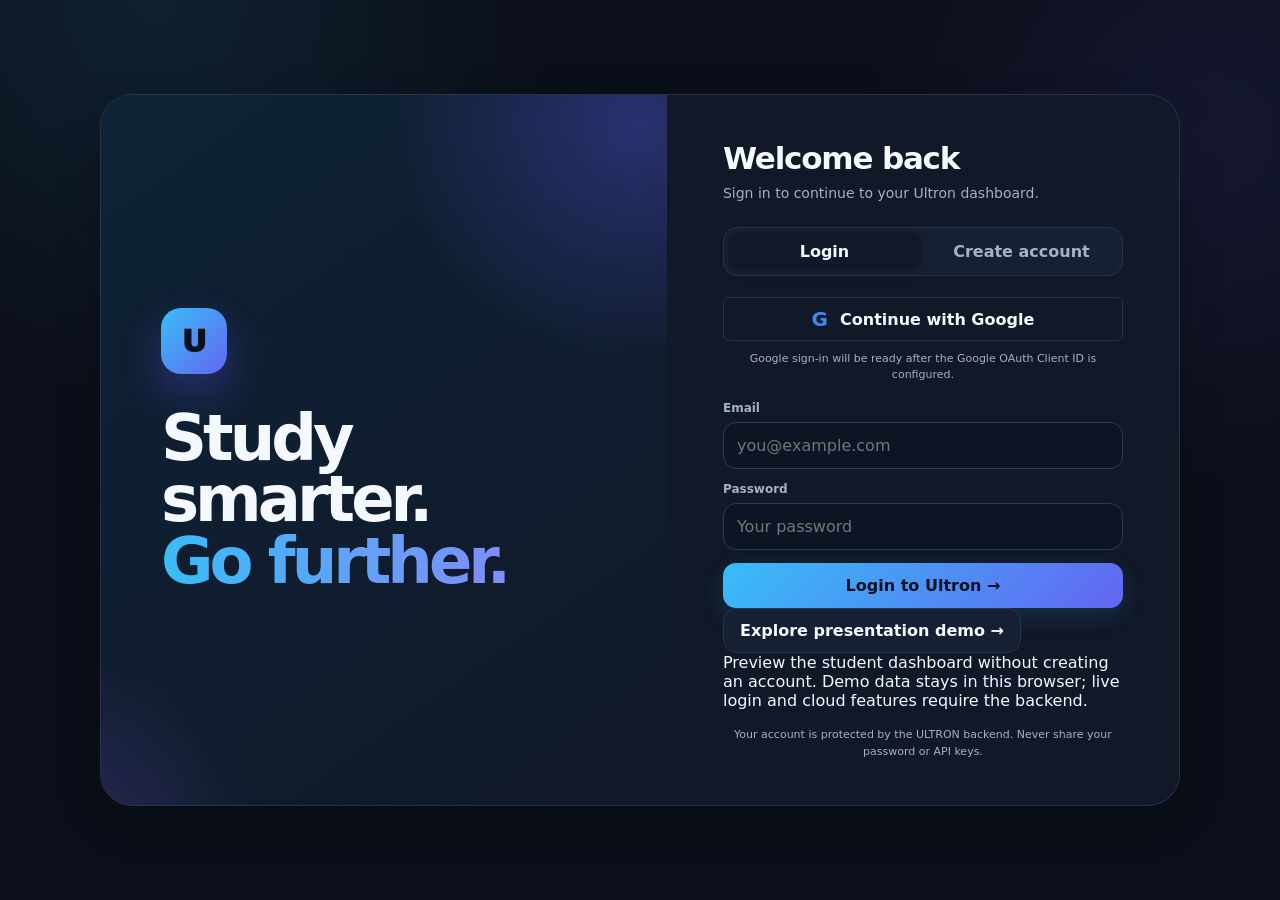
<file: index.html>
<!DOCTYPE html>
<html lang="en">
<head>
<meta charset="UTF-8">
<meta name="viewport" content="width=device-width, initial-scale=1.0">
<meta name="theme-color" content="#635BFF">
<meta name="ultron-api-base-url" content="">
<meta name="ultron-google-client-id" content="">
<title>ULTRON — Study Smarter</title>
<style>
:root{
  --bg:#f5f6fb;
  --card:#ffffff;
  --card2:#f8f9fd;
  --text:#151827;
  --muted:#747b8d;
  --border:#e5e7ef;
  --primary:#635bff;
  --primary2:#8b5cf6;
  --soft:#eeecff;
  --danger:#ef4444;
  --shadow:0 20px 60px rgba(30,35,90,.10);
}

[data-theme="dark"]{
  --bg:#090b11;
  --card:#11151e;
  --card2:#171b25;
  --text:#f5f7ff;
  --muted:#9ca5b8;
  --border:#282e3b;
  --primary:#8178ff;
  --primary2:#a78bfa;
  --soft:#252344;
  --shadow:0 20px 70px rgba(0,0,0,.4);
}

*{
  box-sizing:border-box;
  margin:0;
  padding:0;
}

html{
  scroll-behavior:smooth;
}

body{
  min-height:100vh;
  font-family:
    Inter,
    system-ui,
    -apple-system,
    BlinkMacSystemFont,
    "Segoe UI",
    sans-serif;
  color:var(--text);
  background:
    radial-gradient(
      circle at 0% 0%,
      rgba(99,91,255,.13),
      transparent 28%
    ),
    radial-gradient(
      circle at 100% 10%,
      rgba(139,92,246,.10),
      transparent 25%
    ),
    var(--bg);
}

button,
input,
textarea,
select{
  font:inherit;
}

button{
  cursor:pointer;
}

.hidden{
  display:none!important;
}

.container{
  width:min(1180px,calc(100% - 30px));
  margin:auto;
}

/* =========================================================
   LOGIN HUB
========================================================= */

.login-screen{
  min-height:100vh;
  display:flex;
  align-items:center;
  justify-content:center;
  padding:20px;
}

.login-layout{
  width:min(1080px,100%);
  min-height:650px;
  display:grid;
  grid-template-columns:1.05fr .95fr;
  overflow:hidden;
  border:1px solid var(--border);
  border-radius:32px;
  background:var(--card);
  box-shadow:var(--shadow);
}

/* LEFT SIDE — ONLY BRAND MESSAGE */

.login-showcase{
  position:relative;
  overflow:hidden;
  display:flex;
  align-items:center;
  padding:60px;
  background:
    linear-gradient(
      145deg,
      color-mix(in srgb,var(--primary) 12%,var(--card)),
      var(--card)
    );
}

.login-showcase::before{
  content:"";
  position:absolute;
  width:500px;
  height:500px;
  border-radius:50%;
  right:-220px;
  top:-220px;
  background:radial-gradient(
    circle,
    rgba(99,91,255,.30),
    transparent 68%
  );
}

.login-showcase::after{
  content:"";
  position:absolute;
  width:380px;
  height:380px;
  border-radius:50%;
  left:-220px;
  bottom:-220px;
  background:radial-gradient(
    circle,
    rgba(139,92,246,.20),
    transparent 68%
  );
}

.login-showcase-content{
  position:relative;
  z-index:2;
}

.logo-big{
  width:66px;
  height:66px;
  display:grid;
  place-items:center;
  border-radius:20px;
  color:white;
  font-size:31px;
  font-weight:950;
  background:
    linear-gradient(
      135deg,
      var(--primary),
      var(--primary2)
    );
  box-shadow:
    0 18px 40px rgba(99,91,255,.30);
}

.login-showcase h1{
  margin-top:34px;
  font-size:clamp(45px,5vw,70px);
  line-height:.96;
  letter-spacing:-4px;
}

.gradient{
  background:
    linear-gradient(
      90deg,
      var(--primary),
      var(--primary2)
    );
  -webkit-background-clip:text;
  background-clip:text;
  color:transparent;
}

/* =========================================================
   AUTH PANEL
========================================================= */

.login-panel{
  padding:45px;
  display:flex;
  align-items:center;
}

.auth-box{
  width:100%;
  max-width:400px;
  margin:auto;
}

.auth-box h2{
  font-size:31px;
  letter-spacing:-1.2px;
}

.auth-subtitle{
  color:var(--muted);
  font-size:14px;
  line-height:1.55;
  margin-top:7px;
  margin-bottom:23px;
}

.auth-tabs{
  display:grid;
  grid-template-columns:1fr 1fr;
  gap:4px;
  padding:4px;
  margin-bottom:21px;
  border:1px solid var(--border);
  border-radius:14px;
  background:var(--card2);
}

.auth-tabs button{
  border:0;
  border-radius:10px;
  padding:10px;
  color:var(--muted);
  background:transparent;
  font-weight:800;
}

.auth-tabs button.active{
  color:var(--text);
  background:var(--card);
  box-shadow:0 4px 14px rgba(0,0,0,.06);
}

.form{
  display:grid;
  gap:13px;
}

.field label{
  display:block;
  margin-bottom:7px;
  color:var(--muted);
  font-size:12px;
  font-weight:850;
}

.input,
.select,
.textarea{
  width:100%;
  border:1px solid var(--border);
  border-radius:13px;
  padding:13px;
  outline:none;
  color:var(--text);
  background:var(--card2);
}

.input:focus,
.select:focus,
.textarea:focus{
  border-color:var(--primary);
  box-shadow:
    0 0 0 3px
    color-mix(
      in srgb,
      var(--primary) 13%,
      transparent
    );
}

.form-row{
  display:grid;
  grid-template-columns:1fr 1fr;
  gap:11px;
}

.primary-btn{
  border:0;
  border-radius:13px;
  padding:13px 17px;
  color:#fff;
  background:
    linear-gradient(
      135deg,
      var(--primary),
      var(--primary2)
    );
  font-weight:850;
  box-shadow:
    0 10px 25px rgba(99,91,255,.22);
  transition:.2s;
}

.primary-btn:hover{
  transform:translateY(-1px);
}

.primary-btn:disabled{
  opacity:.6;
  cursor:not-allowed;
  transform:none;
}

.secondary-btn{
  border:1px solid var(--border);
  border-radius:13px;
  padding:12px 16px;
  color:var(--text);
  background:var(--card);
  font-weight:800;
}

.google-auth{display:grid;gap:10px;margin:16px 0 18px}
.google-auth-divider{display:flex;align-items:center;gap:12px;color:var(--muted);font-size:12px;font-weight:700}
.google-auth-divider::before,.google-auth-divider::after{content:"";height:1px;flex:1;background:var(--border)}
#googleSignInButton{display:flex;justify-content:center;min-height:42px}
.google-signin-placeholder{width:100%;min-height:44px;border:1px solid var(--border);border-radius:6px;background:var(--card);color:var(--text);font-weight:700;display:flex;align-items:center;justify-content:center;gap:12px}
.google-g-mark{font-size:20px;font-weight:900;color:#4285f4}
.google-auth-message{color:var(--muted);font-size:11px;text-align:center;line-height:1.45}
.auth-note{
  margin-top:17px;
  color:var(--muted);
  text-align:center;
  font-size:11px;
  line-height:1.5;
}

/* =========================================================
   HEADER
========================================================= */

.header{
  position:sticky;
  top:0;
  z-index:100;
  border-bottom:1px solid var(--border);
  background:
    color-mix(
      in srgb,
      var(--bg) 84%,
      transparent
    );
  backdrop-filter:blur(20px);
}

.header-inner{
  min-height:72px;
  display:flex;
  align-items:center;
  justify-content:space-between;
  gap:15px;
}

.brand{
  display:flex;
  align-items:center;
  gap:10px;
  font-size:20px;
  font-weight:950;
}

.small-logo{
  width:41px;
  height:41px;
  display:grid;
  place-items:center;
  border-radius:13px;
  color:#fff;
  background:
    linear-gradient(
      135deg,
      var(--primary),
      var(--primary2)
    );
}

.nav{
  display:flex;
  gap:4px;
}

.nav button{
  border:0;
  border-radius:11px;
  padding:10px 12px;
  color:var(--muted);
  background:transparent;
  font-weight:750;
}

.nav button:hover,
.nav button.active{
  color:var(--text);
  background:var(--card);
}

.header-actions{
  display:flex;
  gap:7px;
}

.icon-btn{
  width:41px;
  height:41px;
  border:1px solid var(--border);
  border-radius:12px;
  color:var(--text);
  background:var(--card);
}

/* =========================================================
   MAIN
========================================================= */

main{
  padding:35px 0 80px;
}

.page{
  display:none;
}

.page.active{
  display:block;
}

/* =========================================================
   HERO
========================================================= */

.hero{
  position:relative;
  overflow:hidden;
  padding:45px;
  border:1px solid var(--border);
  border-radius:30px;
  background:
    linear-gradient(
      135deg,
      color-mix(
        in srgb,
        var(--primary) 12%,
        var(--card)
      ),
      var(--card)
    );
  box-shadow:var(--shadow);
}

.badge{
  display:inline-block;
  padding:7px 11px;
  border-radius:999px;
  color:var(--primary);
  background:var(--soft);
  font-size:11px;
  font-weight:900;
  margin-bottom:15px;
}

.hero h1{
  max-width:800px;
  font-size:clamp(38px,5vw,60px);
  line-height:1;
  letter-spacing:-3px;
}

.hero p{
  max-width:650px;
  margin-top:17px;
  color:var(--muted);
  line-height:1.7;
}

.buttons{
  display:flex;
  flex-wrap:wrap;
  gap:9px;
  margin-top:23px;
}

.section{
  margin-top:28px;
}

.section-head{
  margin-bottom:14px;
}

.section-head h2{
  font-size:23px;
  letter-spacing:-.7px;
}

.section-head p{
  margin-top:4px;
  color:var(--muted);
  font-size:13px;
}

.grid{
  display:grid;
  gap:15px;
}

.grid-2{
  grid-template-columns:repeat(2,minmax(0,1fr));
}

.grid-3{
  grid-template-columns:repeat(3,minmax(0,1fr));
}

.grid-4{
  grid-template-columns:repeat(4,minmax(0,1fr));
}

.card{
  padding:20px;
  border:1px solid var(--border);
  border-radius:21px;
  background:var(--card);
  box-shadow:var(--shadow);
}

.card h3{
  margin-bottom:6px;
}

.muted{
  color:var(--muted);
}

/* =========================================================
   QUICK ACTIONS
========================================================= */

.action{
  padding:19px;
  border:1px solid var(--border);
  border-radius:19px;
  color:var(--text);
  text-align:left;
  background:var(--card);
  transition:.2s;
}

.action:hover{
  transform:translateY(-3px);
  border-color:var(--primary);
  box-shadow:var(--shadow);
}

.action-icon{
  width:43px;
  height:43px;
  display:grid;
  place-items:center;
  border-radius:13px;
  color:var(--primary);
  background:var(--soft);
  margin-bottom:13px;
}

.action p{
  margin-top:5px;
  color:var(--muted);
  font-size:12px;
  line-height:1.5;
}

/* =========================================================
   STATS
========================================================= */

.stat{
  display:flex;
  align-items:center;
  justify-content:space-between;
  gap:15px;
}

.stat-number{
  font-size:30px;
  font-weight:950;
}

.progress{
  height:8px;
  overflow:hidden;
  margin-top:13px;
  border-radius:999px;
  background:var(--border);
}

.progress span{
  display:block;
  height:100%;
  border-radius:999px;
  background:
    linear-gradient(
      90deg,
      var(--primary),
      var(--primary2)
    );
}

/* =========================================================
   AI / STUDY
========================================================= */

.ai-layout{
  display:grid;
  grid-template-columns:260px 1fr;
  gap:15px;
}

.mode-list{
  display:grid;
  gap:7px;
}

.mode-btn{
  border:1px solid transparent;
  border-radius:12px;
  padding:12px;
  color:var(--muted);
  background:transparent;
  text-align:left;
  font-weight:800;
}

.mode-btn:hover,
.mode-btn.active{
  color:var(--primary);
  background:var(--soft);
}

.textarea{
  min-height:190px;
  resize:vertical;
}

.ai-toolbar{
  display:flex;
  align-items:center;
  justify-content:space-between;
  gap:10px;
  margin-top:10px;
}

.ai-output{
  min-height:180px;
  overflow:auto;
  margin-top:15px;
  padding:17px;
  border:1px solid var(--border);
  border-radius:16px;
  color:var(--text);
  background:var(--card2);
  white-space:pre-wrap;
  line-height:1.7;
}

.ai-empty{
  display:grid;
  place-items:center;
  color:var(--muted);
  text-align:center;
}

/* =========================================================
   TASKS
========================================================= */

.task-form{
  display:flex;
  gap:9px;
}

.task-form .input{
  flex:1;
}

.task-list{
  display:grid;
  gap:8px;
  margin-top:15px;
}

.task{
  display:flex;
  align-items:center;
  gap:10px;
  padding:11px;
  border:1px solid var(--border);
  border-radius:13px;
  background:var(--card2);
}

.task input{
  width:18px;
  height:18px;
  accent-color:var(--primary);
}

.task-title{
  flex:1;
}

.task-title.done{
  color:var(--muted);
  text-decoration:line-through;
}

/* =========================================================
   TIMER
========================================================= */

.timer{
  text-align:center;
}

.timer-mode{
  color:var(--primary);
  font-size:12px;
  font-weight:900;
}

.timer-display{
  margin:8px 0 15px;
  font-size:72px;
  line-height:1;
  font-weight:950;
  letter-spacing:-5px;
}

.timer-buttons{
  display:flex;
  justify-content:center;
  gap:8px;
}

/* =========================================================
   PROFILE
========================================================= */

.profile{
  display:flex;
  align-items:center;
  gap:15px;
}

.avatar{
  width:62px;
  height:62px;
  display:grid;
  place-items:center;
  flex:none;
  border-radius:19px;
  color:#fff;
  background:
    linear-gradient(
      135deg,
      var(--primary),
      var(--primary2)
    );
  font-size:24px;
  font-weight:950;
}

.profile-name{
  font-size:20px;
  font-weight:900;
}

.profile-info{
  margin-top:5px;
  color:var(--muted);
  font-size:13px;
}

/* =========================================================
   TOAST
========================================================= */

.toast{
  position:fixed;
  left:50%;
  bottom:24px;
  z-index:9999;
  padding:12px 17px;
  border-radius:13px;
  color:#fff;
  background:#151827;
  font-size:13px;
  font-weight:750;
  opacity:0;
  pointer-events:none;
  transform:translate(-50%,20px);
  transition:.25s;
}

.toast.show{
  opacity:1;
  transform:translate(-50%,0);
}

/* =========================================================
   MOBILE
========================================================= */

@media(max-width:900px){

  .login-layout{
    grid-template-columns:1fr;
  }

  .login-showcase{
    min-height:330px;
    padding:45px;
  }

  .nav{
    display:none;
  }

  .grid-4{
    grid-template-columns:1fr 1fr;
  }

  .ai-layout{
    grid-template-columns:1fr;
  }
}

@media(max-width:600px){

  .container{
    width:calc(100% - 20px);
  }

  .login-screen{
    padding:10px;
  }

  .login-showcase{
    min-height:300px;
    padding:32px 25px;
    align-items:flex-start;
  }

  .login-panel{
    padding:30px 22px;
  }

  .demo-entry{width:100%;margin-top:12px;justify-content:center;border:1px solid var(--border)}
  .demo-caption{font-size:12px;line-height:1.5;color:var(--muted);text-align:center;margin:9px 4px 0}
  .demo-banner{position:sticky;top:0;z-index:250;background:#fff7d6;color:#704d00;border-bottom:1px solid #f2cf66;padding:10px 14px;text-align:center;font-size:12px;font-weight:700;line-height:1.5}
  .demo-banner button{border:0;border-radius:8px;padding:5px 9px;margin-left:8px;background:#704d00;color:white;font-weight:700}

  .login-showcase h1{
    font-size:44px;
  }

  .hero{
    padding:30px 22px;
    border-radius:23px;
  }

  .hero h1{
    font-size:39px;
  }

  .grid-2,
  .grid-3,
  .grid-4{
    grid-template-columns:1fr;
  }

  .card{
    padding:17px;
    border-radius:18px;
  }

  .task-form{
    flex-direction:column;
  }

  .timer-display{
    font-size:58px;
  }
}

@media(max-width:390px){

  .form-row{
    grid-template-columns:1fr;
  }

  .login-showcase h1{
    font-size:38px;
  }
}
</style>
<link rel="stylesheet" href="ultron-enhancements.css">
<script src="https://accounts.google.com/gsi/client" async defer></script>
</head>

<body>

<!-- ======================================================
     LOGIN HUB
====================================================== -->

<section id="loginScreen" class="login-screen">

  <div class="login-layout">

    <!-- CLEAN BRAND SIDE -->

    <div class="login-showcase">

      <div class="login-showcase-content">

        <div class="logo-big">U</div>

        <h1>
          Study smarter.<br>
          <span class="gradient">Go further.</span>
        </h1>

      </div>

    </div>


    <!-- LOGIN SIDE -->

    <div class="login-panel">

      <div class="auth-box">

        <h2 id="authTitle">
          Welcome back
        </h2>

        <p
          id="authSubtitle"
          class="auth-subtitle">
          Sign in to continue to your Ultron dashboard.
        </p>


        <div class="auth-tabs">

          <button
            id="loginTab"
            class="active"
            type="button"
            onclick="switchAuth('login')">
            Login
          </button>

          <button
            id="signupTab"
            type="button"
            onclick="switchAuth('signup')">
            Create account
          </button>

        </div>

        <div class="google-auth">
          <div id="googleSignInButton"><button id="googleSignInPlaceholder" class="google-signin-placeholder" type="button"><span class="google-g-mark" aria-hidden="true">G</span> Continue with Google</button></div>
          <p id="googleAuthMessage" class="google-auth-message">Sign in securely with your Google account.</p>
        </div>

        <!-- LOGIN -->

        <form
          id="loginForm"
          class="form">

          <div class="field">

            <label>Email</label>

            <input
              id="loginEmail"
              class="input"
              type="email"
              autocomplete="email"
              placeholder="you@example.com"
              required>

          </div>


          <div class="field">

            <label>Password</label>

            <input
              id="loginPassword"
              class="input"
              type="password"
              autocomplete="current-password"
              placeholder="Your password"
              required>

          </div>


          <button
            id="loginButton"
            class="primary-btn"
            type="submit">
            Login to Ultron →
          </button>

        </form>

        <button id="demoButton" class="secondary-btn demo-entry" type="button" onclick="enterDemoMode()">Explore presentation demo →</button>
        <p class="demo-caption">Preview the student dashboard without creating an account. Demo data stays in this browser; live login and cloud features require the backend.</p>

        <!-- SIGN UP -->

        <form
          id="signupForm"
          class="form hidden">

          <div class="field">

            <label>Full name</label>

            <input
              id="signupName"
              class="input"
              autocomplete="name"
              placeholder="Your name"
              maxlength="60"
              required>

          </div>


          <div class="field">

            <label>Email</label>

            <input
              id="signupEmail"
              class="input"
              type="email"
              autocomplete="email"
              placeholder="you@example.com"
              required>

          </div>


          <div class="field">

            <label>Password</label>

            <input
              id="signupPassword"
              class="input"
              type="password"
              autocomplete="new-password"
              minlength="12"
              placeholder="At least 12 characters"
              required>

          </div>


          <!-- CLASS + ROLL NUMBER -->

          <div class="form-row">

            <div class="field">

              <label>Class</label>

              <input
                id="signupClass"
                class="input"
                placeholder="e.g. 8th"
                maxlength="20"
                required>

            </div>


            <div class="field">

              <label>Roll No.</label>

              <input
                id="signupRollNo"
                class="input"
                placeholder="e.g. 24"
                inputmode="numeric"
                maxlength="15"
                required>

            </div>

          </div>


          <div class="form-row">

            <div class="field">

              <label>Section</label>

              <input
                id="signupSection"
                class="input"
                placeholder="e.g. A"
                maxlength="10">

            </div>


            <div class="field">

              <label>Favorite subject</label>

              <select
                id="signupSubject"
                class="select">

                <option value="">
                  Choose
                </option>

                <option>
                  Mathematics
                </option>

                <option>
                  Science
                </option>

                <option>
                  English
                </option>

                <option>
                  Social Studies
                </option>

                <option>
                  Computer Science
                </option>

                <option>
                  Other
                </option>

              </select>

            </div>

          </div>


          <button
            id="signupButton"
            class="primary-btn"
            type="submit">
            Create account ✦
          </button>

        </form>


        <div class="auth-note">
          Your account is protected by the ULTRON backend. Never share your password or API keys.
        </div>

      </div>

    </div>

  </div>

</section>


<!-- ======================================================
     MAIN APP
====================================================== -->

<div id="app" class="hidden">

<div id="demoBanner" class="demo-banner hidden" role="status">PRESENTATION DEMO · Sample AI answers only · Accounts, image generation, subscriptions and admin actions are not connected. <button type="button" onclick="logout()">Exit demo</button></div>

<header class="header">

  <div class="container header-inner">

    <div class="brand">

      <div class="small-logo">
        U
      </div>

      <span>
        Ultron
      </span>

    </div>


    <nav class="nav">

      <button
        class="active"
        onclick="showPage('home',this)">
        Home
      </button>

      <button
        onclick="showPage('tutor',this)">
        Study
      </button>

      <button
        onclick="showPage('tasks',this)">
        Tasks
      </button>

      <button
        onclick="showPage('focus',this)">
        Focus
      </button>

      <button
        onclick="showPage('profile',this)">
        Profile
      </button>

    </nav>


    <div class="header-actions">

      <button
        class="icon-btn"
        onclick="toggleTheme()"
        title="Theme">
        ◐
      </button>

      <button
        class="icon-btn"
        onclick="showPage('profile')"
        title="Profile">
        ◎
      </button>

    </div>

  </div>

</header>


<main>

<div class="container">


<!-- ======================================================
     HOME
====================================================== -->

<section
  id="page-home"
  class="page active">

  <div class="hero">

    <div class="badge">
      ✦ Your study space
    </div>

    <h1>
      Welcome back,
      <span
        id="welcomeName"
        class="gradient">
        Student
      </span>.
    </h1>

    <p>
      Everything you need to organize your learning,
      understand difficult topics and stay focused.
    </p>

    <div class="buttons">

      <button
        class="primary-btn"
        onclick="openTutor()">
        Start studying ✦
      </button>

      <button
        class="secondary-btn"
        onclick="showPage('focus')">
        Start Focus
      </button>

    </div>

  </div>


  <div class="section">

    <div class="section-head">

      <h2>
        Quick actions
      </h2>

      <p>
        Jump straight into studying.
      </p>

    </div>


    <div class="grid grid-4">

      <button
        class="action"
        onclick="openTutorMode('doubt')">

        <div class="action-icon">
          ✦
        </div>

        <strong>
          Ask a doubt
        </strong>

        <p>
          Understand difficult concepts.
        </p>

      </button>


      <button
        class="action"
        onclick="openTutorMode('homework')">

        <div class="action-icon">
          ⌁
        </div>

        <strong>
          Homework
        </strong>

        <p>
          Work through problems.
        </p>

      </button>


      <button
        class="action"
        onclick="openTutorMode('flashcards')">

        <div class="action-icon">
          ▣
        </div>

        <strong>
          Flashcards
        </strong>

        <p>
          Revise important information.
        </p>

      </button>


      <button
        class="action"
        onclick="showPage('focus')">

        <div class="action-icon">
          ◷
        </div>

        <strong>
          Focus
        </strong>

        <p>
          Start a Pomodoro session.
        </p>

      </button>

    </div>

  </div>


  <div class="section">

    <div class="grid grid-3">

      <div class="card">

        <div class="stat">

          <div>

            <div class="muted">
              Completed tasks
            </div>

            <div
              id="completedCount"
              class="stat-number">
              0
            </div>

          </div>

          <div class="action-icon">
            ✓
          </div>

        </div>

        <div class="progress">

          <span
            id="taskProgress"
            style="width:0%">
          </span>

        </div>

      </div>


      <div class="card">

        <div class="stat">

          <div>

            <div class="muted">
              Focus sessions
            </div>

            <div
              id="focusCount"
              class="stat-number">
              0
            </div>

          </div>

          <div class="action-icon">
            ◷
          </div>

        </div>

      </div>


      <div class="card">

        <div class="stat">

          <div>

            <div class="muted">
              Questions
            </div>

            <div
              id="questionCount"
              class="stat-number">
              0
            </div>

          </div>

          <div class="action-icon">
            ?
          </div>

        </div>

      </div>

    </div>

  </div>


  <div class="section">

    <div class="card">

      <div class="profile">

        <div
          id="homeAvatar"
          class="avatar">
          U
        </div>

        <div style="flex:1">

          <div
            id="homeProfileName"
            class="profile-name">
            Student
          </div>

          <div
            id="homeProfileInfo"
            class="profile-info">
            Student profile
          </div>

        </div>

        <button
          class="secondary-btn"
          onclick="showPage('profile')">
          Profile
        </button>

      </div>

    </div>

  </div>

</section>


<!-- ======================================================
     STUDY
====================================================== -->

<section
  id="page-tutor"
  class="page">

  <div class="section-head">

    <h2>
      Study
    </h2>

    <p>
      Choose a study mode and enter what you need help with.
    </p>

  </div>


  <div class="ai-layout">

    <div class="card">

      <h3>
        Study mode
      </h3>

      <p
        class="muted"
        style="font-size:12px;margin-bottom:14px">
        Choose how you want to study.
      </p>


      <div class="mode-list">

        <button
          class="mode-btn active"
          data-mode="doubt"
          onclick="setMode('doubt',this)">
          ✦ Explain a doubt
        </button>

        <button
          class="mode-btn"
          data-mode="homework"
          onclick="setMode('homework',this)">
          ⌁ Homework help
        </button>

        <button
          class="mode-btn"
          data-mode="summary"
          onclick="setMode('summary',this)">
          ≡ Summarize
        </button>

        <button
          class="mode-btn"
          data-mode="flashcards"
          onclick="setMode('flashcards',this)">
          ▣ Flashcards
        </button>

        <button
          class="mode-btn"
          data-mode="quiz"
          onclick="setMode('quiz',this)">
          ? Create quiz
        </button>

      </div>

    </div>


    <div class="card">

      <textarea
        id="aiInput"
        class="textarea"
        placeholder="What do you want to study?"></textarea>


      <div class="ai-toolbar">

        <span
          class="muted"
          style="font-size:11px">
          Ctrl + K
        </span>

        <button
          id="askBtn"
          class="primary-btn"
          onclick="askAI()">
          Continue ✦
        </button>

      </div>


      <div
        id="aiOutput"
        class="ai-output ai-empty">

        Your study response will appear here.

      </div>

    </div>

  </div>

</section>


<!-- ======================================================
     TASKS
====================================================== -->

<section
  id="page-tasks"
  class="page">

  <div class="section-head">

    <h2>
      Tasks
    </h2>

    <p>
      Keep track of homework and revision.
    </p>

  </div>


  <div class="card">

    <div class="task-form">

      <input
        id="taskInput"
        class="input"
        placeholder="Add a study task..."
        onkeydown="
          if(event.key==='Enter') addTask()
        ">

      <button
        class="primary-btn"
        onclick="addTask()">
        Add task
      </button>

    </div>


    <div
      id="taskList"
      class="task-list">
    </div>

  </div>

</section>


<!-- ======================================================
     FOCUS
====================================================== -->

<section
  id="page-focus"
  class="page">

  <div class="section-head">

    <h2>
      Focus
    </h2>

    <p>
      Use a simple Pomodoro timer to stay focused.
    </p>

  </div>


  <div class="grid grid-2">

    <div class="card">

      <div class="timer">

        <div
          id="timerMode"
          class="timer-mode">
          FOCUS SESSION
        </div>

        <div
          id="timerDisplay"
          class="timer-display">
          25:00
        </div>


        <div class="timer-buttons">

          <button
            id="timerBtn"
            class="primary-btn"
            onclick="toggleTimer()">
            Start
          </button>

          <button
            class="secondary-btn"
            onclick="resetTimer()">
            Reset
          </button>

        </div>

      </div>

    </div>


    <div class="card">

      <h3>
        Focus statistics
      </h3>

      <p
        class="muted"
        style="font-size:13px;line-height:1.6">
        Completed sessions are automatically
        added to your study statistics.
      </p>


      <div style="margin-top:20px">

        <div class="stat">

          <span class="muted">
            Completed sessions
          </span>

          <strong id="focusCount2">
            0
          </strong>

        </div>


        <div class="progress">

          <span
            id="focusProgress"
            style="width:0%">
          </span>

        </div>

      </div>

    </div>

  </div>

</section>


<!-- ======================================================
     PROFILE
====================================================== -->

<section
  id="page-profile"
  class="page">

  <div class="section-head">

    <h2>
      Profile
    </h2>

    <p>
      Manage your student information.
    </p>

  </div>


  <div class="card">

    <form
      id="profileForm"
      class="form">

      <div class="form-row">

        <div class="field">

          <label>
            Name
          </label>

          <input
            id="profileName"
            class="input"
            required>

        </div>


        <div class="field">

          <label>
            Email
          </label>

          <input
            id="profileEmail"
            class="input"
            type="email"
            required>

        </div>

      </div>


      <!-- CLASS + ROLL NUMBER -->

      <div class="form-row">

        <div class="field">

          <label>
            Class
          </label>

          <input
            id="profileClass"
            class="input"
            placeholder="e.g. 8th">

        </div>


        <div class="field">

          <label>
            Roll No.
          </label>

          <input
            id="profileRollNo"
            class="input"
            placeholder="e.g. 24"
            inputmode="numeric">

        </div>

      </div>


      <div class="form-row">

        <div class="field">

          <label>
            Section
          </label>

          <input
            id="profileSection"
            class="input"
            placeholder="e.g. A">

        </div>


        <div class="field">

          <label>
            Favorite subject
          </label>

          <select
            id="profileSubject"
            class="select">

            <option value="">
              Select
            </option>

            <option>
              Mathematics
            </option>

            <option>
              Science
            </option>

            <option>
              English
            </option>

            <option>
              Social Studies
            </option>

            <option>
              Computer Science
            </option>

            <option>
              Other
            </option>

          </select>

        </div>

      </div>


      <div
        style="
          display:flex;
          gap:9px;
          flex-wrap:wrap;
        ">

        <button
          class="primary-btn"
          type="submit">
          Save profile
        </button>

        <button
          class="secondary-btn"
          type="button"
          onclick="logout()">
          Log out
        </button>

      </div>

    </form>

  </div>

</section>


</div>
</main>

</div>


<div
  id="toast"
  class="toast">
</div>


<script>

/* =========================================================
   STATE
========================================================= */

const STORAGE_KEY =
  "ULTRON_STUDENT_APP_V5";

// Configure the backend URL using the meta tag above or window.ULTRON_API_BASE_URL.
// Authentication is intentionally unavailable until a real backend is configured.
const API_BASE_URL = (
  document.querySelector('meta[name="ultron-api-base-url"]')?.content ||
  window.ULTRON_API_BASE_URL ||
  ""
).trim().replace(/\/+$/, "");
const GOOGLE_CLIENT_ID = (document.querySelector('meta[name="ultron-google-client-id"]')?.content || "").trim();
let authToken = null;
let demoMode = false;
let googleSignInInitialized = false;

function initializeGoogleSignIn(){
  const container = document.getElementById("googleSignInButton");
  const message = document.getElementById("googleAuthMessage");
  if(!container || googleSignInInitialized) return;
  if(!GOOGLE_CLIENT_ID){
    message.textContent = "Google sign-in will be ready after the Google OAuth Client ID is configured.";
    document.getElementById("googleSignInPlaceholder")?.addEventListener("click", () => toast("Google sign-in setup is not finished yet. Configure the Google OAuth Client ID first."));
    return;
  }
  if(!window.google?.accounts?.id){
    message.textContent = "Google sign-in is loading. Please wait a moment and refresh if needed.";
    return;
  }
  googleSignInInitialized = true;
  container.innerHTML = "";
  window.google.accounts.id.initialize({
    client_id: GOOGLE_CLIENT_ID,
    callback: handleGoogleCredential,
    auto_select: false,
    cancel_on_tap_outside: true
  });
  window.google.accounts.id.renderButton(container, {
    type: "standard",
    theme: document.documentElement.dataset.theme === "dark" ? "filled_black" : "outline",
    size: "large",
    shape: "rectangular",
    text: "continue_with",
    width: Math.min(360, Math.max(240, container.clientWidth || 320)),
    logo_alignment: "left"
  });
  message.textContent = "Choose a Google account to continue to ULTRON.";
}

async function handleGoogleCredential(response){
  if(!response?.credential){
    toast("Google did not return a sign-in credential. Please try again.");
    return;
  }
  const message = document.getElementById("googleAuthMessage");
  message.textContent = "Signing in with Google…";
  try{
    const auth = await apiRequest("/auth/google", {
      method: "POST",
      body: JSON.stringify({credential: response.credential})
    });
    authToken = auth.access_token;
    if(state.account?.email && state.account.email.toLowerCase() !== auth.user.email.toLowerCase()){
      state.tasks = [];
      state.stats = {completed: 0, focus: 0, questions: 0};
    }
    state.account = {
      id: auth.user.id,
      name: auth.user.display_name,
      email: auth.user.email,
      role: auth.user.role,
      email_verified: auth.user.email_verified,
      className: state.account?.className || "",
      rollNo: state.account?.rollNo || "",
      section: state.account?.section || "",
      subject: state.account?.subject || ""
    };
    state.loggedIn = true;
    saveState();
    enterApp();
    toast("Signed in with Google. Welcome!");
  }catch(error){
    message.textContent = error.message || "Google sign-in failed. Please try again.";
    toast(message.textContent);
  }
}

window.addEventListener("load", initializeGoogleSignIn);

async function apiRequest(path, options = {}) {
  if (!API_BASE_URL) {
    throw new Error("Backend not configured. Deploy the ULTRON API and set the API URL in index.html.");
  }
  const headers = { "Content-Type": "application/json", ...(options.headers || {}) };
  if (authToken) headers.Authorization = "Bearer " + authToken;
  let response;
  try {
    response = await fetch(API_BASE_URL + path, { ...options, headers });
  } catch (_) {
    throw new Error("Could not reach the ULTRON backend. Check its URL, CORS settings, and deployment.");
  }
  const body = await response.json().catch(() => ({}));
  if (!response.ok) {
    throw new Error(body.detail || "Request failed (" + response.status + ").");
  }
  return body;
}

let memoryStorage = null;

const state = {

  account:null,

  loggedIn:false,

  theme:"dark",

  tasks:[],

  stats:{
    completed:0,
    focus:0,
    questions:0
  },

  mode:"doubt",

  timer:{
    seconds:1500,
    running:false,
    interval:null,
    type:"focus"
  }

};


/* =========================================================
   STORAGE
========================================================= */

function storageGet(){

  try{

    return localStorage.getItem(STORAGE_KEY);

  }catch(error){

    return memoryStorage;

  }

}


function storageSet(value){

  try{

    localStorage.setItem(
      STORAGE_KEY,
      value
    );

  }catch(error){

    memoryStorage=value;

  }

}


function saveState(){

  // Only non-sensitive UI/profile state is persisted. Never store passwords,
  // authentication tokens, or a trusted logged-in flag in localStorage.
  const data={
    account:state.account,
    theme:state.theme,
    tasks:state.tasks,
    stats:state.stats
  };


  storageSet(
    JSON.stringify(data)
  );

}


function loadState(){

  try{

    const raw=storageGet();

    if(!raw){
      return;
    }

    const data=JSON.parse(raw);


    state.account=
      data.account || null;


    // A browser refresh must not restore authentication from localStorage.
    state.loggedIn = false;


    state.theme=
      data.theme || "dark";


    state.tasks=
      Array.isArray(data.tasks)
        ? data.tasks
        : [];


    state.stats={

      completed:
        Number(
          data.stats?.completed || 0
        ),

      focus:
        Number(
          data.stats?.focus || 0
        ),

      questions:
        Number(
          data.stats?.questions || 0
        )

    };

  }catch(error){

    console.warn(
      "Ultron storage error:",
      error
    );

  }

}


/* =========================================================
   UTILITIES
========================================================= */

function escapeHTML(value){

  return String(
    value ?? ""
  ).replace(
    /[&<>"']/g,
    function(char){

      const map={
        "&":"&amp;",
        "<":"&lt;",
        ">":"&gt;",
        '"':"&quot;",
        "'":"&#039;"
      };

      return map[char];

    }
  );

}


function toast(message){

  const el=
    document.getElementById("toast");


  el.textContent=message;

  el.classList.add("show");


  clearTimeout(
    window.__ultronToast
  );


  window.__ultronToast=
    setTimeout(function(){

      el.classList.remove("show");

    },2500);

}


/* =========================================================
   THEME
========================================================= */

function applyTheme(){

  document.documentElement
    .setAttribute(
      "data-theme",
      state.theme
    );

}


function toggleTheme(){

  state.theme=
    state.theme==="dark"
      ? "light"
      : "dark";


  applyTheme();

  saveState();

}


/* =========================================================
   AUTH
========================================================= */

function switchAuth(type){

  const isLogin=
    type==="login";


  document
    .getElementById("loginForm")
    .classList.toggle(
      "hidden",
      !isLogin
    );


  document
    .getElementById("signupForm")
    .classList.toggle(
      "hidden",
      isLogin
    );


  document
    .getElementById("loginTab")
    .classList.toggle(
      "active",
      isLogin
    );


  document
    .getElementById("signupTab")
    .classList.toggle(
      "active",
      !isLogin
    );


  document
    .getElementById("authTitle")
    .textContent=
      isLogin
        ? "Welcome back"
        : "Create your account";


  document
    .getElementById("authSubtitle")
    .textContent=
      isLogin
        ? "Sign in to continue to your Ultron dashboard."
        : "Create your student profile and start learning.";

}


/* =========================================================
   CREATE ACCOUNT
========================================================= */

document
.getElementById("signupForm")
.addEventListener(
  "submit",
  async function(event){
    event.preventDefault();
    const name = document.getElementById("signupName").value.trim();
    const email = document.getElementById("signupEmail").value.trim().toLowerCase();
    const password = document.getElementById("signupPassword").value;
    const className = document.getElementById("signupClass").value.trim();
    const rollNo = document.getElementById("signupRollNo").value.trim();
    const section = document.getElementById("signupSection").value.trim();
    const subject = document.getElementById("signupSubject").value;

    if(name.length < 2){ toast("Enter your name."); return; }
    if(password.length < 12){ toast("Password must be at least 12 characters."); return; }

    const button = document.getElementById("signupForm").querySelector('button[type="submit"]');
    button.disabled = true;
    button.textContent = "Creating account...";
    try {
      await apiRequest("/auth/register", {
        method: "POST",
        body: JSON.stringify({ display_name: name, email, password })
      });
      const auth = await apiRequest("/auth/login", {
        method: "POST",
        body: JSON.stringify({ email, password })
      });
      authToken = auth.access_token;
      if (state.account?.email && state.account.email.toLowerCase() !== auth.user.email.toLowerCase()) {
        state.tasks = [];
        state.stats = { completed: 0, focus: 0, questions: 0 };
      }
      state.account = {
        id: auth.user.id, name: auth.user.display_name, email: auth.user.email,
        role: auth.user.role, email_verified: auth.user.email_verified,
        className, rollNo, section, subject
      };
      state.loggedIn = true;
      saveState();
      enterApp();
      toast("Account created. Email verification must be configured before verified-only features work.");
    } catch(error) {
      toast(error.message || "Could not create account.");
    } finally {
      button.disabled = false;
      button.textContent = "Create account";
    }
  }
);


/* =========================================================
   LOGIN
========================================================= */

document
.getElementById("loginForm")
.addEventListener(
  "submit",
  async function(event){
    event.preventDefault();
    const email = document.getElementById("loginEmail").value.trim().toLowerCase();
    const password = document.getElementById("loginPassword").value;
    const button = document.getElementById("loginButton");
    button.disabled = true;
    button.textContent = "Signing in...";
    try {
      const auth = await apiRequest("/auth/login", {
        method: "POST",
        body: JSON.stringify({ email, password })
      });
      authToken = auth.access_token;
      if (state.account?.email && state.account.email.toLowerCase() !== auth.user.email.toLowerCase()) {
        state.tasks = [];
        state.stats = { completed: 0, focus: 0, questions: 0 };
      }
      state.account = {
        id: auth.user.id,
        name: auth.user.display_name,
        email: auth.user.email,
        role: auth.user.role,
        email_verified: auth.user.email_verified,
        className: state.account?.className || "",
        rollNo: state.account?.rollNo || "",
        section: state.account?.section || "",
        subject: state.account?.subject || ""
      };
      state.loggedIn = true;
      saveState();
      enterApp();
      toast("Welcome back!");
    } catch(error) {
      toast(error.message || "Unable to sign in.");
    } finally {
      button.disabled = false;
      button.textContent = "Login to Ultron →";
    }
  }
);


/* =========================================================
   PRESENTATION DEMO — never grants real authentication
========================================================= */

function enterDemoMode(){
  demoMode = true;
  window.ULTRON_DEMO_MODE = true;
  authToken = null;
  state.account = { id: 0, name: "Demo Student", email: "demo@ultron.local", role: "student", email_verified: false, className: "Class 9", rollNo: "DEMO-01", section: "A", subject: "Science" };
  state.loggedIn = true;
  state.tasks = [
    { id: 91001, title: "Revise the water cycle", done: false },
    { id: 91002, title: "Complete algebra practice", done: true },
    { id: 91003, title: "Read 10 pages of science", done: false }
  ];
  state.stats = { completed: 1, focus: 2, questions: 1 };
  document.getElementById("demoBanner").classList.remove("hidden");
  enterApp();
  toast("Presentation demo opened. No real account was created.");
}

/* =========================================================
   ENTER APP
========================================================= */

function enterApp(){

  document
    .getElementById("loginScreen")
    .classList.add("hidden");


  document
    .getElementById("app")
    .classList.remove("hidden");


  renderAll();

}


/* =========================================================
   LOGOUT
========================================================= */

function logout(){

  authToken = null;
  demoMode = false;
  window.ULTRON_DEMO_MODE = false;
  document.getElementById("demoBanner")?.classList.add("hidden");
  state.loggedIn=false;

  saveState();


  document
    .getElementById("app")
    .classList.add("hidden");


  document
    .getElementById("loginScreen")
    .classList.remove("hidden");


  document
    .getElementById("loginForm")
    .reset();


  switchAuth("login");


  toast(
    "Logged out successfully."
  );

}


/* =========================================================
   NAVIGATION
========================================================= */

function showPage(page,button){

  document
    .querySelectorAll(".page")
    .forEach(function(pageElement){

      pageElement.classList.remove(
        "active"
      );

    });


  const target=
    document.getElementById(
      "page-"+page
    );


  if(target){

    target.classList.add(
      "active"
    );

  }


  document
    .querySelectorAll(".nav button")
    .forEach(function(navButton){

      navButton.classList.remove(
        "active"
      );

    });


  if(button){

    button.classList.add(
      "active"
    );

  }


  window.scrollTo({
    top:0,
    behavior:"smooth"
  });

}


function openTutor(){

  showPage("tutor");


  setTimeout(function(){

    document
      .getElementById("aiInput")
      .focus();

  },100);

}


function openTutorMode(mode){

  showPage("tutor");

  setMode(mode);


  setTimeout(function(){

    document
      .getElementById("aiInput")
      .focus();

  },100);

}


/* =========================================================
   PROFILE
========================================================= */

function renderProfile(){

  if(!state.account){
    return;
  }


  const user=
    state.account;


  const name=
    user.name || "Student";


  document
    .getElementById("welcomeName")
    .textContent=name;


  document
    .getElementById("homeProfileName")
    .textContent=name;


  document
    .getElementById("homeAvatar")
    .textContent=
      name
        .charAt(0)
        .toUpperCase();


  const details=[];


  if(user.className){

    details.push(
      "Class "+
      escapeHTML(user.className)
    );

  }


  if(user.rollNo){

    details.push(
      "Roll No. "+
      escapeHTML(user.rollNo)
    );

  }


  if(user.section){

    details.push(
      "Section "+
      escapeHTML(user.section)
    );

  }


  if(user.subject){

    details.push(
      escapeHTML(user.subject)
    );

  }


  document
    .getElementById("homeProfileInfo")
    .innerHTML=
      details.length
        ? details.join(" · ")
        : "Student profile";


  document
    .getElementById("profileName")
    .value=
      user.name || "";


  document
    .getElementById("profileEmail")
    .value=
      user.email || "";


  document
    .getElementById("profileClass")
    .value=
      user.className || "";


  document
    .getElementById("profileRollNo")
    .value=
      user.rollNo || "";


  document
    .getElementById("profileSection")
    .value=
      user.section || "";


  document
    .getElementById("profileSubject")
    .value=
      user.subject || "";

}


document
.getElementById("profileForm")
.addEventListener(
  "submit",
  function(event){

    event.preventDefault();


    if(!state.account){
      return;
    }


    state.account.name=
      document
        .getElementById("profileName")
        .value
        .trim();


    state.account.email=
      document
        .getElementById("profileEmail")
        .value
        .trim()
        .toLowerCase();


    state.account.className=
      document
        .getElementById("profileClass")
        .value
        .trim();


    state.account.rollNo=
      document
        .getElementById("profileRollNo")
        .value
        .trim();


    state.account.section=
      document
        .getElementById("profileSection")
        .value
        .trim();


    state.account.subject=
      document
        .getElementById("profileSubject")
        .value;


    saveState();

    renderProfile();


    toast(
      "Profile updated ✓"
    );

  }
);


/* =========================================================
   TASKS
========================================================= */

function addTask(){

  const input=
    document.getElementById(
      "taskInput"
    );


  const title=
    input.value.trim();


  if(!title){

    toast(
      "Enter a task first."
    );

    return;

  }


  state.tasks.unshift({

    id:Date.now(),

    title:title,

    done:false

  });


  input.value="";


  updateCompletedCount();

  saveState();

  renderTasks();

  renderStats();

}


function toggleTask(id){

  const task=
    state.tasks.find(
      function(item){
        return item.id===id;
      }
    );


  if(!task){
    return;
  }


  task.done=
    !task.done;


  updateCompletedCount();

  saveState();

  renderTasks();

  renderStats();

}


function deleteTask(id){

  state.tasks=
    state.tasks.filter(
      function(task){
        return task.id!==id;
      }
    );


  updateCompletedCount();

  saveState();

  renderTasks();

  renderStats();

}


function updateCompletedCount(){

  state.stats.completed=
    state.tasks.filter(
      function(task){
        return task.done;
      }
    ).length;

}


function renderTasks(){

  const list=
    document.getElementById(
      "taskList"
    );


  if(!state.tasks.length){

    list.innerHTML=`

      <div style="
        text-align:center;
        padding:30px;
        color:var(--muted);
      ">

        <div style="
          font-size:27px;
          margin-bottom:7px;
        ">
          ✓
        </div>

        <strong>
          No study tasks yet.
        </strong>

        <div style="
          font-size:12px;
          margin-top:4px;
        ">
          Add your first task above.
        </div>

      </div>

    `;

    return;

  }


  list.innerHTML=
    state.tasks.map(
      function(task){

        return `

          <div class="task">

            <input
              type="checkbox"
              ${task.done ? "checked" : ""}
              onchange="
                toggleTask(${task.id})
              ">

            <span
              class="
                task-title
                ${task.done ? "done" : ""}
              ">
              ${escapeHTML(task.title)}
            </span>

            <button
              class="icon-btn"
              style="
                width:34px;
                height:34px;
              "
              onclick="
                deleteTask(${task.id})
              ">
              ×
            </button>

          </div>

        `;

      }
    ).join("");

}


/* =========================================================
   STATS
========================================================= */

function renderStats(){

  document
    .getElementById("completedCount")
    .textContent=
      state.stats.completed;


  document
    .getElementById("focusCount")
    .textContent=
      state.stats.focus;


  document
    .getElementById("focusCount2")
    .textContent=
      state.stats.focus;


  document
    .getElementById("questionCount")
    .textContent=
      state.stats.questions;


  const total=
    state.tasks.length;


  const completed=
    state.tasks.filter(
      function(task){
        return task.done;
      }
    ).length;


  const percent=
    total
      ? Math.round(
          (completed/total)*100
        )
      : 0;


  document
    .getElementById("taskProgress")
    .style.width=
      percent+"%";


  document
    .getElementById("focusProgress")
    .style.width=
      Math.min(
        state.stats.focus*10,
        100
      )+"%";

}


/* =========================================================
   STUDY MODES
========================================================= */

function setMode(mode,button){

  state.mode=mode;


  document
    .querySelectorAll(".mode-btn")
    .forEach(
      function(btn){

        btn.classList.remove(
          "active"
        );

      }
    );


  if(button){

    button.classList.add(
      "active"
    );

    return;

  }


  const target=
    document.querySelector(
      '.mode-btn[data-mode="'+
      mode+
      '"]'
    );


  if(target){

    target.classList.add(
      "active"
    );

  }

}


/* =========================================================
   AI PROMPT
========================================================= */

function buildPrompt(text){

  const instructions={

    doubt:
      "Explain the doubt step by step using simple language and examples.",

    homework:
      "Help solve the homework while explaining the method so the student learns.",

    summary:
      "Create a concise revision summary with important points.",

    flashcards:
      "Create useful question-and-answer flashcards for revision.",

    quiz:
      "Create a short educational quiz and provide answers at the end."

  };


  return `

You are a helpful study assistant.

Mode:
${instructions[state.mode]}

Student request:
${text}

Rules:
- Be accurate.
- Explain clearly.
- Use simple language.
- Structure the answer.
- Help the student understand instead of simply giving unexplained answers.

`;

}


/* =========================================================
   AI BACKEND
========================================================= */

async function callAI(request){
  return await apiRequest("/ai/answer", {
    method: "POST",
    body: JSON.stringify({
      mode: request.mode || state.mode,
      prompt: request.userInput || request.prompt || ""
    })
  });
}


async function askAI(){

  const input=
    document.getElementById(
      "aiInput"
    );


  const output=
    document.getElementById(
      "aiOutput"
    );


  const button=
    document.getElementById(
      "askBtn"
    );


  const text=
    input.value.trim();


  if(!text){

    toast(
      "Enter something to study."
    );

    input.focus();

    return;

  }


  button.disabled=true;

  button.textContent=
    "Working...";


  output.classList.remove(
    "ai-empty"
  );


  output.textContent=
    "Preparing your study response...";


  try{

    if(demoMode){
      const demoAnswer = "PRESENTATION SAMPLE — this is not a live AI response.\n\nStudy question: " + text + "\n\nHow to approach it:\n1. Identify the key concept in the question.\n2. Break the concept into smaller steps.\n3. Write down one example and check your reasoning.\n\nIn the live version, ULTRON will use its configured AI tutor to generate a tailored explanation.";
      output.textContent = demoAnswer;
      state.stats.questions++;
      saveState();
      renderStats();
      return;
    }

    const answer=
      await callAI({

        mode:state.mode,

        prompt:
          buildPrompt(text),

        userInput:text

      });


    output.textContent=
      String(answer.answer || answer) + (answer.provider ? "\n\n— Answered by " + answer.provider.replace(/_/g, " ") + " · " + answer.elapsed_ms + " ms" : "");


    state.stats.questions++;


    saveState();

    renderStats();

  }catch(error){

    console.error(error);


    output.textContent = error.message || "The study engine could not get a response from either provider.";


    toast(error.message || "Study engine unavailable.");

  }finally{

    button.disabled=false;

    button.textContent=
      "Continue ✦";

  }

}


/* =========================================================
   POMODORO
========================================================= */

function updateTimer(){

  const minutes=
    Math.floor(
      state.timer.seconds/60
    );


  const seconds=
    state.timer.seconds%60;


  document
    .getElementById("timerDisplay")
    .textContent=
      String(minutes).padStart(2,"0")+
      ":"+
      String(seconds).padStart(2,"0");


  document
    .getElementById("timerMode")
    .textContent=
      state.timer.type==="focus"
        ? "FOCUS SESSION"
        : "SHORT BREAK";


  document
    .getElementById("timerBtn")
    .textContent=
      state.timer.running
        ? "Pause"
        : "Start";

}


function toggleTimer(){

  if(state.timer.running){

    clearInterval(
      state.timer.interval
    );


    state.timer.interval=null;

    state.timer.running=false;

    updateTimer();

    return;

  }


  state.timer.running=true;

  updateTimer();


  state.timer.interval=
    setInterval(
      function(){

        state.timer.seconds--;

        updateTimer();


        if(
          state.timer.seconds<=0
        ){

          finishTimer();

        }

      },
      1000
    );

}


function finishTimer(){

  clearInterval(
    state.timer.interval
  );


  state.timer.interval=null;

  state.timer.running=false;


  if(
    state.timer.type==="focus"
  ){

    state.stats.focus++;


    state.timer.type=
      "break";


    state.timer.seconds=
      5*60;


    toast(
      "Focus session complete!"
    );

  }else{

    state.timer.type=
      "focus";


    state.timer.seconds=
      25*60;


    toast(
      "Break finished!"
    );

  }


  saveState();

  renderStats();

  updateTimer();

}


function resetTimer(){

  clearInterval(
    state.timer.interval
  );


  state.timer.interval=null;

  state.timer.running=false;

  state.timer.type=
    "focus";

  state.timer.seconds=
    25*60;


  updateTimer();

}


/* =========================================================
   RENDER
========================================================= */

function renderAll(){

  applyTheme();

  renderProfile();

  renderTasks();

  renderStats();

  updateTimer();

}


/* =========================================================
   STARTUP
========================================================= */

loadState();

applyTheme();


// Auth tokens are held in memory only; after a refresh, sign in again.
state.loggedIn = false;
authToken = null;
{

  document
    .getElementById("loginScreen")
    .classList.remove("hidden");


  document
    .getElementById("app")
    .classList.add("hidden");

}


/* =========================================================
   CTRL + K
========================================================= */

document.addEventListener(
  "keydown",
  function(event){

    if(
      event.ctrlKey &&
      event.key.toLowerCase()==="k"
    ){

      event.preventDefault();


      if(state.loggedIn){

        openTutor();

      }

    }

  }
);

</script>
<script src="ultron-enhancements.js"></script>

</body>
</html>
</file>
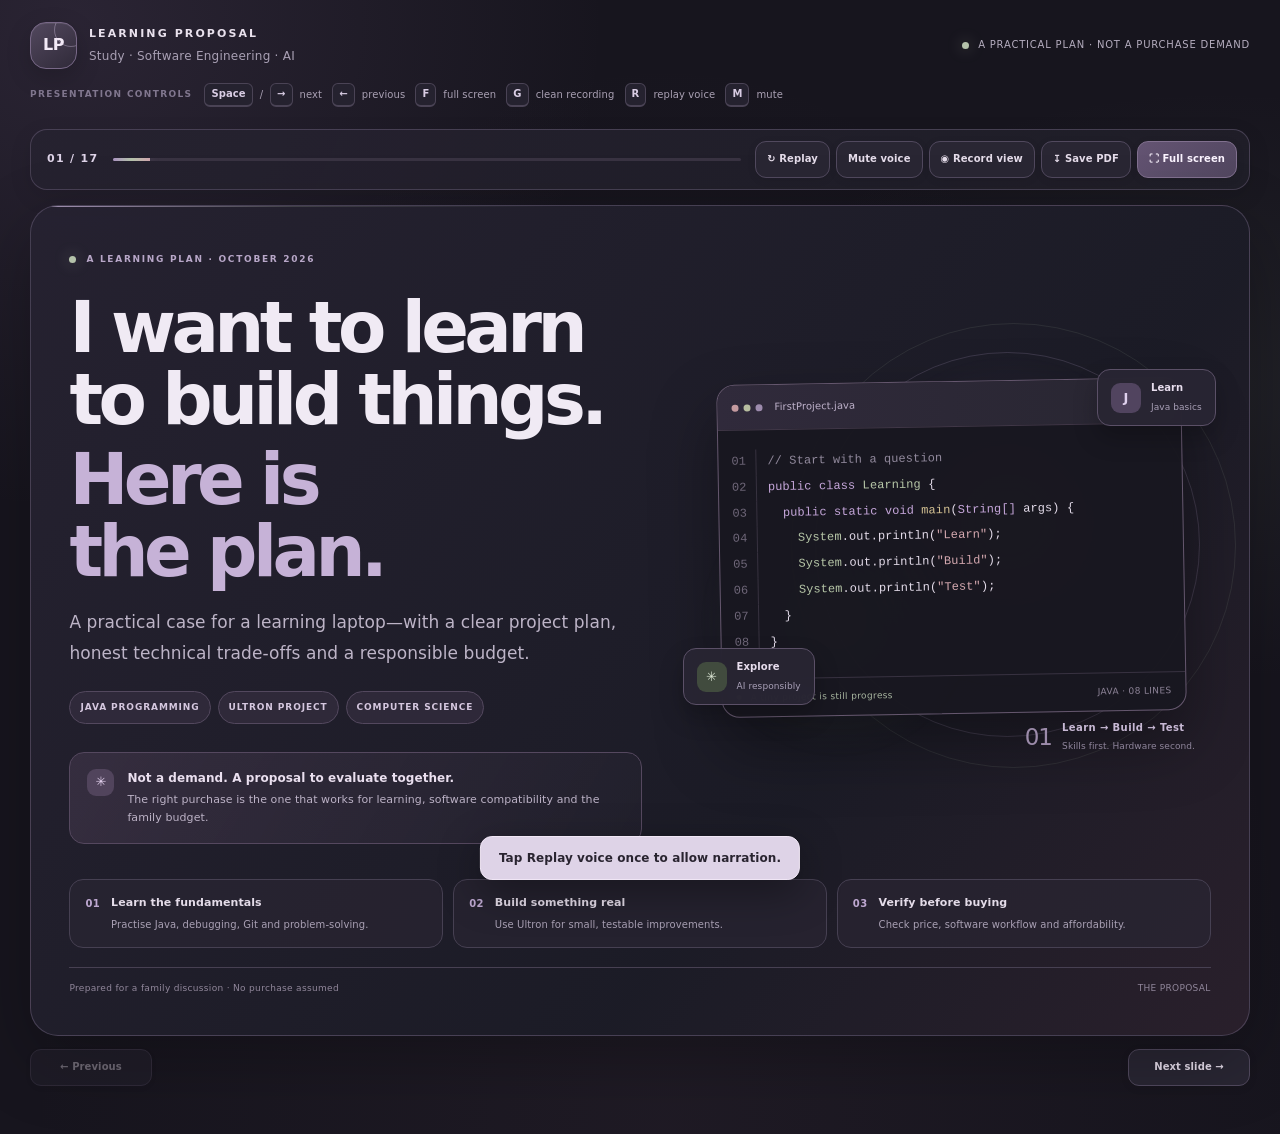
<file: laptop-proposal/index.html>
<!doctype html>
<html lang="en">
<head>
<meta charset="utf-8">
<meta name="viewport" content="width=device-width, initial-scale=1">
<meta name="theme-color" content="#17151e">
<meta name="description" content="A calm, practical laptop-learning proposal with a 30-day coding plan, current listing checks, honest software compatibility notes, and full-screen presentation controls.">
<title>Learn · Build · Grow | Laptop Learning Proposal</title>
<style>

:root{
  color-scheme:dark;
  --bg:#1a1922;
  --panel:#23222d;
  --panel2:#292835;
  --line:#3a3847;
  --text:#e7e2eb;
  --muted:#b7b0c0;
  --lavender:#b8a7ca;
  --lavender-dark:#9683ad;
  --sage:#aab8a5;
  --rose:#c69da2;
  --shadow:0 14px 40px rgba(5,4,12,.14);
  --radius:22px
}
*{box-sizing:border-box}
html{scroll-behavior:smooth}
body{
  margin:0;
  background:
    radial-gradient(ellipse at 12% 0%,rgba(108,91,130,.12),transparent 40%),
    radial-gradient(ellipse at 96% 68%,rgba(91,105,91,.08),transparent 37%),
    var(--bg);
  color:var(--text);
  font-family:Inter,ui-sans-serif,system-ui,-apple-system,BlinkMacSystemFont,"Segoe UI",sans-serif;
  line-height:1.68
}
button,a{font:inherit}
a{color:#cbb9dc;text-underline-offset:3px}
a:hover{color:#e0d3ed}
button:focus-visible,a:focus-visible{outline:2px solid var(--sage);outline-offset:3px}
.topbar{
  max-width:1100px;margin:0 auto;padding:21px 24px 13px;
  display:flex;align-items:center;justify-content:space-between;gap:15px
}
.brand{display:flex;align-items:center;gap:12px}
.brand-mark{
  width:44px;height:44px;border-radius:15px;
  background:#393443;display:grid;place-items:center;
  color:#dcd2e6;font-weight:800;letter-spacing:-.03em;
  border:1px solid #51485d
}
.brand-copy b{display:block;font-size:12px;letter-spacing:.15em;text-transform:uppercase;color:#e5dfe9}
.brand-copy span{display:block;color:var(--muted);font-size:12px}
.toolbar{display:flex;gap:8px;align-items:center;flex-wrap:wrap}
.btn{
  border:1px solid #494454;border-radius:12px;background:#292733;
  color:#e4deea;padding:10px 14px;font-size:13px;font-weight:700;
  box-shadow:none;transition:background .25s,border-color .25s
}
.btn:hover{border-color:#756886;background:#302d3b}
.btn.primary{background:#51475f;border-color:#655873;color:#f1eaf7}
.btn.primary:hover{background:#5b506a;border-color:#817192}
.voice-state{max-width:1100px;margin:0 auto;padding:0 24px 13px;color:#b3adbd;font-size:12px}
.voice-state strong{color:#c7bad8;font-weight:800}
.shell{max-width:1100px;margin:0 auto;padding:7px 24px 40px}
.hero-strip,.sidebar,.bottom-note{display:none!important}
.deck-layout{display:block}
.main-column{min-width:0}
.presentation-top{display:flex;align-items:center;gap:15px;margin:6px 0 14px}
.slide-count{font-size:19px;font-weight:750;letter-spacing:-.025em;color:#dfd9e5;white-space:nowrap}
.progress{height:4px;background:#302e3b;border-radius:99px;overflow:hidden;flex:1;max-width:360px}
.progress span{display:block;height:100%;width:0;background:linear-gradient(90deg,#9985ae,#a4b19d);transition:width .55s ease}
.presentation-top .slide-count:last-child{font-size:11px;color:var(--muted);font-weight:550;margin-left:auto}
.slide{
  min-height:65vh;
  background:linear-gradient(145deg,rgba(36,35,46,.97),rgba(32,31,42,.97));
  border:1px solid #3c3949;border-radius:24px;
  padding:clamp(22px,4vw,46px);
  box-shadow:0 12px 38px rgba(0,0,0,.10);
  overflow:hidden;
  animation:slideIn .52s ease both
}
@keyframes slideIn{from{opacity:0;transform:translateY(7px)}to{opacity:1;transform:translateY(0)}}
.kicker{color:#b8a9c9;font-weight:800;letter-spacing:.15em;text-transform:uppercase;font-size:10px}
.slide h2{font-size:clamp(30px,4vw,47px);letter-spacing:-.04em;line-height:1.12;margin:12px 0;color:#ebe5ee;font-weight:750}
.slide-subtitle{font-size:16px;color:#bcb5c5;margin:0 0 25px;max-width:850px}
.slide-content{display:flex;flex-direction:column;gap:12px}
.section-card{
  background:rgba(43,41,54,.70);border:1px solid #403d4c;
  padding:17px 19px;border-radius:15px
}
.section-card h3{font-size:11px;text-transform:uppercase;letter-spacing:.12em;color:#c2b3d2;margin:0 0 8px;font-weight:800}
.section-card p{white-space:pre-line;margin:0;color:#dcd6e1;font-size:15px;line-height:1.78}
.product-grid{display:grid;grid-template-columns:repeat(2,minmax(0,1fr));gap:14px;margin:4px 0 14px}
.product-card{border:1px solid #403d4c;border-radius:16px;overflow:hidden;background:#252430;min-width:0}
.product-image-wrap{background:#e7e4e7;min-height:150px;display:grid;place-items:center;padding:8px}
.product-image-wrap img{display:block;width:100%;height:180px;object-fit:contain;color:#24212b}
.product-copy{padding:15px}
.product-copy h3{margin:0 0 5px;font-size:19px;color:#e7e1eb}
.product-copy .model{font-size:11px;color:#b7afc0;overflow-wrap:anywhere}
.spec-list{display:grid;grid-template-columns:repeat(2,minmax(0,1fr));gap:7px;margin:12px 0}
.spec{background:#302e3b;border:1px solid #444151;border-radius:9px;padding:8px}
.spec b{display:block;font-size:12px;color:#e1dbe7}
.spec span{color:#b8b0c1;font-size:11px}
.product-actions{display:flex;gap:7px;flex-wrap:wrap;margin-top:12px}
.product-actions .btn{font-size:11px;padding:8px 9px;text-decoration:none;display:inline-block}
.img-note{font-size:11px;color:#b7b0bf;margin:8px 0 0}
.table-wrap{overflow:auto;border:1px solid #403d4c;border-radius:13px;margin:7px 0 15px;background:#24232f}
.compare-table{width:100%;border-collapse:collapse;min-width:580px;font-size:13px}
.compare-table th,.compare-table td{padding:11px 12px;text-align:left;border-bottom:1px solid #3c3948;vertical-align:top}
.compare-table th{background:#302d3a;color:#ddd5e6;font-size:10px;letter-spacing:.08em;text-transform:uppercase}
.compare-table tr:last-child td{border-bottom:0}
.compare-table td:first-child{color:#bbb3c4;font-weight:700;width:25%}
.winner{color:#b8c7b0;font-weight:800}.neutral{color:#d3b9a0;font-weight:750}
.metric-grid{display:grid;grid-template-columns:repeat(3,minmax(0,1fr));gap:10px;margin:6px 0 14px}
.metric{padding:15px;border-radius:14px;background:#2b2936;border:1px solid #403d4c}
.metric small{display:block;color:#b8b0bf;text-transform:uppercase;letter-spacing:.08em;font-size:10px;font-weight:800}
.metric strong{font-size:22px;display:block;letter-spacing:-.03em;margin:5px 0;color:#d2c1df}
.metric span{display:block;color:#bbb3c3;font-size:12px}
.flow{display:grid;grid-template-columns:repeat(5,minmax(0,1fr));gap:8px;margin:8px 0 15px}
.flow-step{padding:12px 8px;border:1px solid #403d4c;border-radius:11px;text-align:center;background:#2a2935;font-size:12px;font-weight:750;color:#ded8e4}
.flow-step b{display:block;color:#c9abb0;font-size:10px;margin-bottom:4px}
.source-list{display:flex;flex-wrap:wrap;gap:8px;margin-top:18px}
.source-link{display:inline-flex;border:1px solid #514b5e;background:#302d3b;color:#d7c9e5;padding:9px 11px;border-radius:10px;text-decoration:none;font-size:12px;font-weight:700}
.source-link:hover{background:#383443;border-color:#716681;color:#eee6f4}
.slide-footer{display:flex;justify-content:space-between;gap:12px;align-items:center;margin-top:25px;border-top:1px solid #3b3847;padding-top:14px;color:#aaa3b4;font-size:11px}
.slide-actions{display:flex;align-items:center;justify-content:space-between;gap:10px;margin-top:14px}
.slide-actions .left,.slide-actions .right{display:flex;gap:8px}
#fullscreenBtn{white-space:nowrap}
#presentationColumn:fullscreen{
  width:100vw;height:100vh;max-width:none;min-width:0;margin:0;
  padding:clamp(12px,2vw,28px);overflow:auto;display:flex;flex-direction:column;
  color:var(--text);
  background:
    radial-gradient(ellipse at 12% 0%,rgba(108,91,130,.14),transparent 40%),
    radial-gradient(ellipse at 96% 68%,rgba(91,105,91,.10),transparent 37%),
    var(--bg)
}
#presentationColumn:fullscreen .presentation-top{width:100%;margin:0 0 12px;flex:none}
#presentationColumn:fullscreen .presentation-top .slide-count:last-child{font-size:11px}
#presentationColumn:fullscreen .slide{
  flex:1;min-height:0;height:calc(100vh - 125px);max-height:calc(100vh - 125px);
  overflow-y:auto;border-radius:18px;padding:clamp(18px,3vw,44px)
}
#presentationColumn:fullscreen .slide-actions{flex:none;margin-top:10px}
#presentationColumn:fullscreen .slide h2{font-size:clamp(30px,4vw,54px)}
#presentationColumn:fullscreen .slide p{max-width:82ch}
#presentationColumn:fullscreen .section-card p{font-size:clamp(14px,1.2vw,17px)}
#presentationColumn:fullscreen #fullscreenBtn{background:#51475f;border-color:#756886}
.all-view{display:none!important}
.closing-video-box{border:1px dashed #635b70;padding:18px;border-radius:15px;background:#272531;margin-top:16px}
.closing-video-box video{width:100%;max-height:430px;background:#14131a;border-radius:12px;margin-top:12px}
.video-status{color:#b7b0bf;font-size:12px}
.toast{position:fixed;left:50%;bottom:22px;transform:translateX(-50%);background:#ded4e8;color:#2b2632;padding:11px 16px;border-radius:12px;font-size:13px;font-weight:800;z-index:999;display:none;box-shadow:0 9px 22px rgba(0,0,0,.18)}
.toast.show{display:block}
@media(max-width:700px){
  .topbar{padding:15px 14px 9px;align-items:flex-start;flex-direction:column}
  .voice-state{padding:0 14px 12px}
  .shell{padding:5px 12px 30px}
  .presentation-top .slide-count:last-child{display:none}
  .slide{padding:20px 16px;border-radius:18px;min-height:0}
  .slide h2{font-size:31px}
  .product-grid{grid-template-columns:1fr}
  .metric-grid{grid-template-columns:1fr}
  .flow{grid-template-columns:1fr}
  .flow-step{text-align:left}
  .slide-actions .btn{padding:10px 12px}
  .spec-list{grid-template-columns:1fr 1fr}
  .section-card{padding:14px}
  .section-card p{font-size:14px}
}
@media(prefers-reduced-motion:reduce){
  *,*::before,*::after{scroll-behavior:auto!important;animation:none!important;transition:none!important}
}
@media print{
  body{background:#fff;color:#111}
  .topbar,.voice-state,.presentation-top,.slide-actions{display:none!important}
  .shell{padding:0;max-width:none}
  .deck-layout{display:block}
  .main-column{display:none}
  .all-view{display:block!important}
  .all-view .slide{color:#111;background:#fff;border:1px solid #bbb;box-shadow:none;border-radius:0;break-after:page;margin:0;padding:20px}
  .all-view .section-card p,.all-view .product-copy h3{color:#111}
  .all-view .slide-subtitle,.all-view .slide-footer,.all-view .section-card h3,.all-view .product-copy .model,.all-view .img-note{color:#333}
  .all-view .section-card,.all-view .metric,.all-view .product-card{background:#fff;border:1px solid #ccc}
  .all-view .source-link{color:#35502e;background:#fff;border:1px solid #aaa}
  .all-view .compare-table th{background:#eee;color:#111}
  .all-view .compare-table td{color:#111;border-bottom:1px solid #bbb}
  .all-view .flow-step{background:#fff;border:1px solid #aaa;color:#111}
}

/* Twilight editorial redesign — intentionally low-glare, no neon or stark white panels */
:root{
  color-scheme:dark;--bg:#17151e;--panel:#211f2b;--panel2:#292633;--line:#413b4b;
  --text:#eee8ef;--muted:#bdb4c6;--lavender:#c6b1d8;--sage:#b4c2aa;--rose:#d0a6af;
  --shadow:0 24px 70px rgba(0,0,0,.26);--radius:24px;
}
html{background:var(--bg);scroll-behavior:smooth}
body{
  min-height:100vh;letter-spacing:.005em;
  background:radial-gradient(ellipse at 6% 2%,rgba(137,110,158,.17),transparent 33rem),
    radial-gradient(ellipse at 95% 34%,rgba(109,126,110,.11),transparent 30rem),
    radial-gradient(ellipse at 52% 100%,rgba(126,91,115,.08),transparent 40rem),var(--bg)
}
.topbar{max-width:1320px;padding:22px 30px 12px}
.brand-mark{
  position:relative;overflow:hidden;border-radius:16px;width:47px;height:47px;
  background:linear-gradient(145deg,#52485e,#302a39);border:1px solid #786887;
  box-shadow:inset 0 1px rgba(255,255,255,.08),0 8px 24px rgba(0,0,0,.18);
  color:#f3eaf7;font-size:16px
}
.brand-mark:after{content:"";position:absolute;width:32px;height:32px;border-radius:50%;border:1px solid rgba(221,202,236,.35);transform:translate(17px,-16px)}
.brand-copy b{font-size:11px;letter-spacing:.19em;color:#e9e1ed}
.brand-copy span{font-size:12px;color:#a9a0b4;letter-spacing:.02em;margin-top:2px}
.topbar-note{display:flex;align-items:center;gap:9px;color:#b5adbf;font-size:10px;letter-spacing:.08em;text-transform:uppercase}
.topbar-dot,.eyebrow-dot{width:7px;height:7px;display:inline-block;background:var(--sage);border-radius:99px;box-shadow:0 0 15px rgba(180,194,170,.45)}
.voice-state{max-width:1320px;margin:0 auto;padding:2px 30px 18px;display:flex;align-items:center;flex-wrap:wrap;gap:7px;color:#a9a0b3;font-size:10px}
.shortcut-label{color:#81778f;letter-spacing:.15em;font-size:9px;font-weight:800;margin-right:5px}
kbd{display:inline-block;min-width:20px;text-align:center;padding:2px 6px;border:1px solid #4a4355;border-bottom-width:2px;border-radius:6px;background:#25222f;color:#d9cde4;font-family:inherit;font-weight:800;font-size:10px}
.shell{max-width:1320px;padding:0 30px 48px}
.presentation-top{
  display:flex;align-items:center;gap:14px;margin:4px 0 15px;padding:11px 12px 11px 16px;
  border:1px solid rgba(101,90,115,.55);border-radius:17px;
  background:linear-gradient(115deg,rgba(38,34,48,.90),rgba(32,31,41,.88));box-shadow:0 7px 22px rgba(0,0,0,.10)
}
.slide-count{font-size:11px;min-width:50px;letter-spacing:.12em;color:#ded3e8;font-variant-numeric:tabular-nums}
.progress{height:3px;max-width:none;min-width:45px;background:#393342}
.progress span{background:linear-gradient(90deg,#ab94c1,#b4c2aa,#d0a6af);box-shadow:0 0 12px rgba(177,154,200,.25)}
.deck-tools{display:flex;align-items:center;justify-content:flex-end;gap:6px;flex-wrap:wrap}
.btn{
  cursor:pointer;border:1px solid #51495e;border-radius:11px;background:#292633;color:#e5dcea;
  padding:9px 11px;font-size:10px;font-weight:750;letter-spacing:.01em;box-shadow:0 2px 9px rgba(0,0,0,.08);
  transition:transform .2s ease,background .2s ease,border-color .2s ease,box-shadow .2s ease
}
.btn:hover{border-color:#837292;background:#373141;transform:translateY(-1px);box-shadow:0 5px 16px rgba(0,0,0,.16)}
.btn:active{transform:translateY(0)}
.btn.primary{background:linear-gradient(135deg,#645473,#51465f);border-color:#81708f;color:#fbf4ff}
.btn.primary:hover{background:linear-gradient(135deg,#756183,#5c506b)}
#recordModeBtn[aria-pressed="true"]{background:#41493e;border-color:#687c61;color:#e9f1e5}
.slide{
  position:relative;isolation:isolate;min-height:clamp(560px,67vh,860px);
  background:linear-gradient(137deg,rgba(37,34,47,.98),rgba(29,28,38,.98) 64%,rgba(37,31,42,.98));
  border:1px solid rgba(104,93,119,.54);border-radius:28px;padding:clamp(25px,4vw,54px);
  box-shadow:var(--shadow);overflow:hidden;animation:slideIn .38s cubic-bezier(.2,.7,.2,1) both
}
.slide:before{content:"";position:absolute;left:0;top:0;width:43%;height:1px;background:linear-gradient(90deg,rgba(198,177,216,.8),rgba(180,194,170,.2),transparent);z-index:-1}
.slide-head{max-width:940px;margin-bottom:22px}
.kicker{display:flex;align-items:center;gap:10px;color:#c0adcf;font-weight:800;letter-spacing:.17em;text-transform:uppercase;font-size:9px}
.kicker:before{content:"";display:inline-block;width:21px;height:1px;background:#8d799e}
.slide h2{font-size:clamp(34px,4.2vw,58px);letter-spacing:-.052em;line-height:1.06;margin:15px 0 12px;color:#f1eaf3;font-weight:690;text-wrap:balance}
.slide-subtitle{font-size:clamp(14px,1.35vw,17px);color:#bdb4c7;line-height:1.65;margin:0;max-width:850px}
.slide-content{display:grid;grid-template-columns:repeat(2,minmax(0,1fr));gap:12px;margin-top:16px}
.section-card{
  position:relative;min-width:0;background:linear-gradient(140deg,rgba(47,43,59,.76),rgba(36,34,47,.76));
  border:1px solid rgba(83,75,98,.66);padding:19px 21px;border-radius:17px;box-shadow:inset 0 1px rgba(255,255,255,.02);
  transition:transform .2s,border-color .2s
}
.section-card:hover{transform:translateY(-1px);border-color:#6b5d7a}
.section-card.highlight-card{background:linear-gradient(130deg,rgba(70,58,82,.46),rgba(38,36,49,.78));border-color:#675775}
.section-card h3{display:flex;align-items:center;gap:10px;font-size:10px;text-transform:uppercase;letter-spacing:.105em;color:#d3c2df;margin:0 0 9px;font-weight:850;line-height:1.5}
.section-index{flex:0 0 auto;display:grid;place-items:center;border:1px solid #5a4e68;border-radius:7px;width:24px;height:24px;background:#352f40;color:#c9b3dd;font-size:9px;letter-spacing:0}
.section-card p{white-space:pre-line;margin:0;color:#e1dbe5;font-size:14px;line-height:1.8}
.product-grid{gap:18px;margin:10px 0 18px}
.product-card{border:1px solid #4a4355;border-radius:20px;background:linear-gradient(140deg,#292633,#211f2b);box-shadow:0 15px 32px rgba(0,0,0,.13)}
.product-image-wrap{background:linear-gradient(145deg,#ebe7eb,#d9d6df);min-height:190px;padding:13px}
.product-image-wrap img{height:210px}
.product-copy{padding:20px}
.product-copy h3{font-size:22px;letter-spacing:-.025em}
.product-copy .model{font-size:11px;color:#bdb1cc;line-height:1.5;margin-top:4px}
.spec-list{gap:8px;margin:16px 0}
.spec{background:#302d3b;border:1px solid #484152;border-radius:11px;padding:10px}
.spec b{font-size:11px;color:#f0eaf3}.spec span{font-size:11px;line-height:1.5}
.product-actions .btn{padding:8px 10px;font-size:10px}
.img-note{font-size:11px;line-height:1.6;color:#a9a0b5}
.table-wrap{border-color:#494253;border-radius:16px;margin:12px 0 18px;box-shadow:0 12px 25px rgba(0,0,0,.10)}
.compare-table{min-width:620px;font-size:12px}
.compare-table th,.compare-table td{padding:13px 14px;border-bottom-color:#423c4d}
.compare-table th{background:#332e3e;color:#d9cbe4;font-size:9px;letter-spacing:.11em}
.compare-table td{color:#dfd8e3;line-height:1.6}
.compare-table tr:nth-child(even) td{background:rgba(255,255,255,.013)}
.compare-table td:first-child{color:#c5b8d1}
.metric-grid{gap:12px;margin:12px 0 20px}
.metric{position:relative;overflow:hidden;padding:20px;border-radius:17px;background:linear-gradient(145deg,#302b3b,#25232f);border-color:#51485f;min-height:122px}
.metric:after{content:"";position:absolute;right:-25px;top:-35px;width:95px;height:95px;border-radius:50%;border:1px solid rgba(190,169,211,.10);box-shadow:0 0 0 14px rgba(190,169,211,.025),0 0 0 29px rgba(190,169,211,.018)}
.metric small{font-size:9px;letter-spacing:.13em;color:#b9a8c8}
.metric strong{font-size:clamp(17px,2vw,25px);color:#eadcf3;position:relative;z-index:1}
.metric span{font-size:11px;line-height:1.55;max-width:28ch;position:relative;z-index:1}
.flow{gap:10px;margin:14px 0 20px}
.flow-step{padding:17px 10px;border-color:#51485e;border-radius:13px;background:linear-gradient(145deg,#302c3a,#26232f);font-size:13px}
.flow-step b{color:#c5acbf;letter-spacing:.13em;font-size:9px}
.source-list{align-items:center;gap:7px;margin-top:22px}
.source-label{font-size:9px;font-weight:850;letter-spacing:.16em;color:#90859e;margin-right:4px}
.source-link{border-color:#51475f;background:#2d2937;color:#d9c6e7;border-radius:10px;padding:9px 12px;font-size:10px;transition:background .2s,border-color .2s}
.source-link:hover{background:#40364b;border-color:#887198}
.slide-footer{margin-top:26px;padding-top:13px;border-top:1px solid #474052;color:#91879b;font-size:9px;letter-spacing:.035em}
.slide-actions{margin-top:13px;justify-content:space-between}.slide-actions .btn{min-width:122px}
#prevBtn:disabled{cursor:not-allowed;transform:none}
.closing-video-box{background:linear-gradient(145deg,#2a2634,#211f2a);border-color:#544a63;border-radius:16px}
.toast{bottom:20px;z-index:20000;background:#ded3e7;color:#292430;border:1px solid #f0e6f5;padding:11px 18px;border-radius:12px;font-size:12px;box-shadow:0 12px 40px rgba(0,0,0,.35)}
/* Custom cover: softly luminous code-editor artwork, drawn in CSS so it loads instantly. */
.slide.cover-slide{min-height:clamp(640px,74vh,940px);padding:clamp(24px,3vw,43px);background:linear-gradient(130deg,rgba(38,34,49,.98),rgba(28,28,39,.98) 66%,rgba(42,32,44,.98))}
.cover-layout{display:grid;grid-template-columns:minmax(0,1.05fr) minmax(320px,.95fr);gap:clamp(24px,4vw,58px);align-items:center}
.cover-copy{position:relative;z-index:2;padding:8px 0}
.cover-eyebrow{display:flex;align-items:center;gap:10px;color:#b8a7c8;font-size:9px;font-weight:850;letter-spacing:.19em}
.cover-title{font-size:clamp(43px,5.5vw,78px)!important;line-height:1.02!important;letter-spacing:-.065em!important;font-weight:680!important;margin:26px 0 19px!important;max-width:690px;color:#f0eaf4!important;text-wrap:balance}
.cover-title em{display:block;font-style:normal;color:#c6b2d7;margin-top:8px}
.cover-subtitle{max-width:560px;color:#bdb4c7;font-size:clamp(14px,1.35vw,17px);line-height:1.8;margin:0 0 22px}
.cover-tags{display:flex;flex-wrap:wrap;gap:7px}
.cover-tags span{font-size:9px;letter-spacing:.10em;font-weight:800;color:#d5c7df;border:1px solid #53485e;border-radius:99px;padding:8px 10px;background:rgba(55,48,66,.64)}
.cover-principle{display:flex;gap:13px;align-items:flex-start;max-width:585px;margin-top:28px;padding:16px 17px;border:1px solid #55485f;border-radius:15px;background:linear-gradient(120deg,rgba(86,69,94,.38),rgba(36,34,47,.60))}
.principle-mark{flex:0 0 27px;width:27px;height:27px;display:grid;place-items:center;border-radius:9px;background:#51445c;color:#e2d0ed;font-size:13px}
.cover-principle strong{display:block;color:#eadfef;font-size:12px;line-height:1.5}
.cover-principle p{margin:4px 0 0;color:#bcb2c6;font-size:11px;line-height:1.65}
.cover-art{position:relative;isolation:isolate;min-height:425px;display:flex;align-items:center;justify-content:center}
.art-halo{position:absolute;border-radius:50%;filter:blur(1px);pointer-events:none}
.halo-one{width:330px;height:330px;background:radial-gradient(circle,rgba(139,110,163,.19),rgba(139,110,163,.04) 55%,transparent 72%);right:7%;top:5%;z-index:-2}
.halo-two{width:280px;height:280px;background:radial-gradient(circle,rgba(124,148,116,.15),transparent 70%);left:1%;bottom:0;z-index:-2}
.code-window{position:relative;width:min(100%,465px);border:1px solid #65576e;border-radius:18px;overflow:hidden;background:rgba(24,23,32,.96);box-shadow:0 30px 65px rgba(0,0,0,.34),inset 0 1px rgba(255,255,255,.04);transform:rotate(-1deg)}
.window-bar{display:flex;align-items:center;gap:12px;height:45px;padding:0 14px;border-bottom:1px solid #403747;background:linear-gradient(90deg,#302a3b,#282631);font-size:10px;color:#bfb2cb}
.window-dots{display:flex;gap:5px}.window-dots i{width:7px;height:7px;border-radius:50%;display:block;background:#c49a9f}.window-dots i:nth-child(2){background:#b7bd9f}.window-dots i:nth-child(3){background:#9d8bad}
.window-status{margin-left:auto;color:#9eae98;font-size:9px}
.code-body{padding:19px 13px 23px;font:clamp(9px,.95vw,12px)/2.15 ui-monospace,SFMono-Regular,Consolas,monospace;color:#e4dcea;white-space:nowrap}
.code-body>div{min-height:1.9em}.line-no{display:inline-block;text-align:right;width:25px;padding-right:12px;margin-right:11px;color:#6f6779;border-right:1px solid #37323f;user-select:none}
.code-muted{color:#91899c}.code-purple{color:#c6a7db}.code-green{color:#b7c7a8}.code-gold{color:#d4c193}.code-blue{color:#9ec4c0}.code-rose{color:#d5a9b0}
.code-status{display:flex;justify-content:space-between;gap:10px;padding:11px 14px;border-top:1px solid #383241;color:#8e8498;font-size:9px;letter-spacing:.04em}
.code-status span:first-child{color:#a8b6a0}.code-status i{display:inline-block;width:5px;height:5px;border-radius:50%;background:#a9bd9e;margin:0 6px 1px 0}
.float-chip{position:absolute;display:flex;gap:10px;align-items:center;padding:10px 13px;border:1px solid #5b5067;border-radius:13px;background:rgba(41,37,51,.95);box-shadow:0 12px 24px rgba(0,0,0,.22);backdrop-filter:blur(10px)}
.float-chip b{display:block;font-size:10px;color:#e8deee}.float-chip small{display:block;color:#a9a0b7;font-size:9px;margin-top:3px}
.chip-icon{width:30px;height:30px;display:grid;place-items:center;border-radius:9px;background:#51445f;color:#e0d1ee;font-weight:850;font-size:13px}
.chip-java{top:8%;right:-1%}.chip-ai{bottom:13%;left:-2%}.chip-ai .chip-icon{background:#414b3e;color:#dae4d3}
.cover-orbit{position:absolute;border-radius:50%;border:1px solid rgba(196,174,214,.18);pointer-events:none;z-index:-1}
.orbit-a{width:385px;height:385px;right:2%;top:4%}.orbit-b{width:445px;height:445px;right:-5%;top:-3%;border-color:rgba(169,188,159,.11)}
.art-caption{display:flex;align-items:center;gap:10px;position:absolute;right:3%;bottom:1%;color:#c8b9d5}
.art-caption>span{font-size:23px;color:#9c8baa;font-weight:400;letter-spacing:-.04em}
.art-caption b{display:block;font-size:10px;letter-spacing:.04em}.art-caption small{display:block;color:#8f859b;font-size:9px;margin-top:2px}
.cover-pillars{display:grid;grid-template-columns:repeat(3,minmax(0,1fr));gap:10px;margin-top:27px}
.cover-pillar{display:flex;gap:11px;align-items:flex-start;padding:14px 15px;background:rgba(40,37,50,.75);border:1px solid #464052;border-radius:14px;min-width:0}
.pillar-number{font-size:10px;color:#bea8d1;font-weight:850;letter-spacing:.04em;margin-top:2px}
.cover-pillar b{display:block;color:#e4dce9;font-size:11px;margin-bottom:5px}
.cover-pillar p{margin:0;color:#a9a0b4;font-size:10px;line-height:1.6}
.cover-footer{margin-top:19px}
#presentationColumn:fullscreen{
  width:100vw;height:100vh;max-width:none;min-width:0;margin:0;box-sizing:border-box;padding:clamp(12px,1.7vw,28px);
  overflow:auto;display:flex;flex-direction:column;color:var(--text);
  background:radial-gradient(ellipse at 10% 0%,rgba(126,98,151,.19),transparent 38%),radial-gradient(ellipse at 95% 65%,rgba(98,119,96,.12),transparent 38%),var(--bg)
}
#presentationColumn:fullscreen .presentation-top{width:100%;margin:0 0 12px;flex:none}
#presentationColumn:fullscreen .slide{flex:1;min-height:0;height:calc(100vh - 128px);max-height:calc(100vh - 128px);overflow-y:auto;border-radius:21px}
#presentationColumn:fullscreen .slide.cover-slide{height:calc(100vh - 128px);max-height:calc(100vh - 128px)}
#presentationColumn:fullscreen .cover-layout{min-height:0}
#presentationColumn:fullscreen .cover-art{min-height:330px}
#presentationColumn:fullscreen .cover-title{font-size:clamp(38px,4.8vw,70px)!important}
#presentationColumn:fullscreen .slide-actions{flex:none;margin-top:10px}
#presentationColumn:fullscreen .slide h2:not(.cover-title){font-size:clamp(32px,3.7vw,54px)}
#presentationColumn:fullscreen .section-card p{font-size:clamp(13px,1.1vw,16px)}
#presentationColumn.recording-mode .presentation-top,#presentationColumn.recording-mode .slide-actions{display:none!important}
body:has(#presentationColumn.recording-mode) .topbar,body:has(#presentationColumn.recording-mode) .voice-state{display:none!important}
#presentationColumn.recording-mode:fullscreen{padding:0;overflow:hidden}
#presentationColumn.recording-mode:fullscreen:before{content:"";position:fixed;z-index:10000;top:0;left:0;height:3px;width:var(--deck-progress,0%);background:linear-gradient(90deg,#a991c0,#b4c2aa,#cba1ac);box-shadow:0 0 12px rgba(185,162,207,.24)}
#presentationColumn.recording-mode:fullscreen .slide,#presentationColumn.recording-mode:fullscreen .slide.cover-slide{
  width:100%;height:100vh;max-height:100vh;min-height:0;border:0;border-radius:0;padding:clamp(26px,4vw,66px) clamp(30px,5vw,86px);
  box-shadow:none;overflow-y:auto;background:radial-gradient(ellipse at 7% 4%,rgba(130,101,151,.15),transparent 34%),radial-gradient(ellipse at 96% 92%,rgba(110,128,104,.08),transparent 34%),#1b1923
}
#presentationColumn.recording-mode:fullscreen .slide-footer{margin-top:20px}
#presentationColumn.recording-mode:fullscreen .cover-layout{min-height:min(65vh,670px)}
#presentationColumn.recording-mode:fullscreen .cover-art{min-height:350px}
#presentationColumn.recording-mode:fullscreen .cover-title{font-size:clamp(48px,6.3vw,86px)!important}
#presentationColumn.recording-mode .presentation-top{display:none!important}
.all-view{display:none!important}
@media(max-width:1100px){
  .presentation-top{align-items:flex-start;flex-wrap:wrap}
  .slide-count{padding:8px 0}
  .progress{margin:auto 0;min-width:80px;flex:1}
  .deck-tools{width:100%;justify-content:flex-start}
  .cover-layout{grid-template-columns:minmax(0,1fr) minmax(280px,.9fr);gap:20px}
  .cover-art{min-height:360px}.cover-title{font-size:clamp(40px,5.2vw,64px)!important}
}
@media(max-width:760px){
  .topbar{padding:17px 16px 8px;gap:12px}.brand-mark{width:42px;height:42px}
  .topbar-note{font-size:9px}.voice-state{padding:4px 16px 14px;line-height:2}.shell{padding:0 12px 30px}
  .presentation-top{gap:8px;padding:9px}.deck-tools{gap:5px}.deck-tools .btn{font-size:10px;padding:8px 9px}
  .slide{padding:25px 18px;border-radius:20px;min-height:0}.slide h2{font-size:35px}
  .slide-content{grid-template-columns:1fr}.section-card{padding:16px}.section-card p{font-size:13px}
  .product-grid{grid-template-columns:1fr}.metric-grid{grid-template-columns:1fr}.flow{grid-template-columns:1fr}
  .flow-step{text-align:left}.spec-list{grid-template-columns:1fr 1fr}.slide-actions .btn{min-width:100px;padding:10px}
  .cover-layout{grid-template-columns:1fr}.cover-title{font-size:clamp(41px,11vw,64px)!important;margin:22px 0 16px!important}
  .cover-art{min-height:325px;overflow:hidden}.code-window{width:94%;transform:none}
  .chip-java{right:0;top:2%}.chip-ai{left:0;bottom:10%}.orbit-a{width:300px;height:300px;right:0}.orbit-b{width:340px;height:340px}
  .art-caption{bottom:0;right:1%}.cover-pillars{grid-template-columns:1fr;margin-top:19px}.slide.cover-slide{min-height:0;padding:23px 17px}
  #presentationColumn:fullscreen .presentation-top{display:flex;flex-wrap:wrap}
  #presentationColumn:fullscreen .slide{height:calc(100vh - 170px);max-height:calc(100vh - 170px)}
  #presentationColumn:fullscreen .slide.cover-slide{height:calc(100vh - 170px);max-height:calc(100vh - 170px)}
  #presentationColumn.recording-mode:fullscreen .slide,#presentationColumn.recording-mode:fullscreen .slide.cover-slide{height:100vh;max-height:100vh;padding:20px 17px}
  #presentationColumn.recording-mode:fullscreen .cover-art{min-height:275px}
}
@media(prefers-reduced-motion:reduce){*,*::before,*::after{scroll-behavior:auto!important;animation:none!important;transition:none!important}}
@media print{
  body{background:#fff!important;color:#111!important}
  .topbar,.voice-state,.presentation-top,.slide-actions,.bottom-note,.sidebar{display:none!important}
  .shell{padding:0!important;max-width:none!important}.deck-layout{display:block}.main-column{display:none!important}
  .all-view{display:block!important}
  .all-view .slide{color:#111!important;background:#fff!important;border:1px solid #bbb!important;box-shadow:none!important;border-radius:0!important;break-after:page;page-break-after:always;margin:0;padding:22px!important;min-height:0!important}
  .all-view .slide:last-child{break-after:auto;page-break-after:auto}
  .all-view .slide h2,.all-view .cover-title,.all-view .section-card p,.all-view .product-copy h3{color:#111!important}
  .all-view .slide-subtitle,.all-view .slide-footer,.all-view .section-card h3,.all-view .product-copy .model,.all-view .img-note,.all-view .cover-subtitle{color:#333!important}
  .all-view .section-card,.all-view .metric,.all-view .product-card,.all-view .cover-pillar,.all-view .cover-principle{background:#fff!important;border:1px solid #ccc!important;box-shadow:none!important}
  .all-view .source-link{color:#333!important;background:#fff!important;border:1px solid #aaa!important}
  .all-view .compare-table th{background:#eee!important;color:#111!important}.all-view .compare-table td{color:#111!important;border-bottom:1px solid #bbb!important}
  .all-view .flow-step{background:#fff!important;border:1px solid #aaa!important;color:#111!important}
  .all-view .code-window{box-shadow:none;background:#fafafa;border-color:#aaa}.all-view .window-bar,.all-view .code-status{background:#eee;color:#333}.all-view .code-body{color:#111}
  @page{size:landscape;margin:11mm}
}


/* Keep the full-screen toolbar and slide within the viewport when controls are visible. */
#presentationColumn:fullscreen .slide,#presentationColumn:fullscreen .slide.cover-slide{height:calc(100vh - 180px);max-height:calc(100vh - 180px)}
#presentationColumn.recording-mode:fullscreen .slide,#presentationColumn.recording-mode:fullscreen .slide.cover-slide{height:100vh;max-height:100vh}
@media(max-width:760px){#presentationColumn:fullscreen .slide,#presentationColumn:fullscreen .slide.cover-slide{height:calc(100vh - 195px);max-height:calc(100vh - 195px)}#presentationColumn.recording-mode:fullscreen .slide,#presentationColumn.recording-mode:fullscreen .slide.cover-slide{height:100vh;max-height:100vh}}
</style>
</head>
<body>
<header class="topbar">
  <div class="brand"><div class="brand-mark">LP</div><div class="brand-copy"><b>Learning Proposal</b><span>Study · Software Engineering · AI</span></div></div>
  <div class="toolbar"><span class="topbar-note"><span class="topbar-dot"></span> A practical plan · not a purchase demand</span></div>
</header>
<div class="voice-state"><span class="shortcut-label">PRESENTATION CONTROLS</span> <kbd>Space</kbd> / <kbd>→</kbd> next&nbsp; <kbd>←</kbd> previous&nbsp; <kbd>F</kbd> full screen&nbsp; <kbd>G</kbd> clean recording&nbsp; <kbd>R</kbd> replay voice&nbsp; <kbd>M</kbd> mute</div>
<main class="shell">
  <div class="deck-layout">
    <aside class="sidebar" aria-label="Presentation slide navigation"><div class="side-heading"><span>Contents</span><span id="navTotal">15 slides</span></div><nav class="side-nav" id="sideNav"></nav></aside>
    <section class="main-column" id="presentationColumn" aria-live="polite">
      <div class="presentation-top"><span class="slide-count" id="slideCount">01 / 17</span><div class="progress" aria-label="Presentation progress"><span id="progressBar"></span></div><div class="deck-tools"><button class="btn" id="voiceReplayBtn" type="button" title="Replay current narration (R)">↻ Replay</button><button class="btn" id="voiceToggleBtn" type="button" title="Toggle narration (M)">Mute voice</button><button class="btn" id="recordModeBtn" type="button" title="Hide controls for a clean recording (G)">◉ Record view</button><button class="btn" id="printBtn" type="button" title="Print or save as PDF">↧ Save PDF</button><button class="btn primary" id="fullscreenBtn" type="button" aria-label="Enter full-screen presentation" title="Press F to toggle full screen">⛶ Full screen</button></div></div>
      <article class="slide" id="currentSlide"></article>
      <div class="slide-actions"><div class="left"><button class="btn" id="prevBtn" type="button">← Previous</button></div><div class="right"><button class="btn" id="nextBtn" type="button">Next →</button></div></div>
      <div class="toast" id="toast" role="status"></div>
    </section>
    <section class="all-view" id="allView" aria-label="All slides at once"></section>
  </div>
  <p class="bottom-note">Prepared as an educational proposal. Product prices and offers can change; verify the exact SKU, warranty, seller and final checkout amount before deciding.</p>
</main>

<noscript><p class="no-js">This presentation requires JavaScript to navigate the slides. Enable JavaScript in your browser.</p></noscript>
<script>
(function(){
'use strict';
const HP_IMAGE='https://static.fnac-static.com/multimedia/Images/FR/MDM/ca/af/be/29274058/3756-1/tsp20260609122219/PC-portable-HP-OmniBook-3-Next-Gen-AI-14-hz0021nf-14-Snapdragon-X-16-Go-RAM-512-Go-D-Argent-glacier.jpg';
const ASUS_IMAGE='https://in.store.asus.com/media/catalog/product/x/1/x1607qa-mb049ws_4_.jpg';
const HP_OFFICIAL='https://www.hp.com/in-en/laptops-and-2-in-1s/omnibook-3-ai-pc.html';
const HP_AMAZON='https://www.amazon.in/s?k=HP+OmniBook+3+14-hz0026QU';
const HP_FLIPKART='https://www.flipkart.com/hp-omnibook-3-2k-wuxga-snapdragon-x-16-gb-512-gb-ssd-windows-11-home-14-hz0026qu-laptop/p/itm872e11852f533';
const HP_GOOGLE='https://www.google.com/search?tbm=isch&q=HP+OmniBook+3+14-hz0026QU+14-hz0024QU';
const HP_SKU='https://www.google.com/search?q=HP+OmniBook+3+14-hz0026QU+14-hz0024QU+India';
const ASUS_OFFICIAL='https://in.store.asus.com/ai-powered-light-weight-laptop-asus-vivobook-16-x1607qa-mb049ws.html';
const ASUS_AMAZON='https://www.amazon.in/s?k=ASUS+Vivobook+16+X1607QA-MB049WS';
const ASUS_GOOGLE='https://www.google.com/search?tbm=isch&q=ASUS+Vivobook+16+X1607QA-MB049WS';
const QUALCOMM='https://www.qualcomm.com/laptops/products';
const ANDROID_STUDIO='https://developer.android.com/studio/install';
const GITHUB_PAGES='https://docs.github.com/en/pages';
const slides=[
{nav:'Cover',kicker:'Education • Software engineering • AI',title:'I want to learn to build things. Here is the plan.',subtitle:'A practical case for a learning laptop—with a clear project plan, honest technical trade-offs and a responsible budget.',sections:[{h:'Target model',p:'HP OmniBook 3 Snapdragon X Chipset Edition · model 14-hz0026QU · part number D7NL1PA#ACJ.'},{h:'Purpose',p:'I want to learn Java programming, application development, computer science and AI, and practise turning ideas into working software.'},{h:'The proposal',p:'Build Java skills and apply them to the Ultron educational-app project with small, testable and documented improvements.'},{h:'A responsible approach',p:'The right purchase is the one that works for learning, software compatibility and the family budget. No purchase is assumed.'}],links:[['HP official product family',HP_OFFICIAL],['HP product photographs',HP_GOOGLE],['ASUS product photographs',ASUS_GOOGLE]]},
{nav:'Decision at a glance',kicker:'01 / Decision brief',title:'A potentially big opportunity—if the offer checks out',subtitle:'The exact model matters. The real checkout price matters even more.',metrics:[['₹1,26,011','List reference shown','Flipkart listing for model 14-hz0026QU'],['₹56,990','Offer snapshot surfaced','Shown with offers; not guaranteed today'],['~55% lower','Compared with list reference','Only if ₹56,990 is available at checkout']],sections:[{h:'Why it is worth checking',p:'The same product listing has surfaced a “Buy at ₹56,990” offer after eligible promotions, versus a displayed list reference of ₹1,26,011. That would be a substantial saving—roughly 55% below the reference price—if the offer is genuinely available.'},{h:'Important price reality',p:'When the Flipkart product page was opened, the selected seller Getbestdeal displayed ₹89,999 and the delivery location was unset. Prices vary by seller, pincode and offers, so ₹56,990 must be verified in the actual cart before calling it today’s price.'},{h:'Three checks before buying',p:'Confirm that the exact 14-hz0026QU model is being sold, test the intended development workflow because Windows ARM is not officially supported by Android Studio, and let a parent decide whether the final amount is affordable. If any check fails, wait or compare a supported alternative.'}],links:[['HP Flipkart product listing',HP_FLIPKART],['HP India OmniBook family',HP_OFFICIAL],['Google Android Studio requirements',ANDROID_STUDIO]]},
{nav:'Why start now',kicker:'01 / Learning objectives',title:'Why begin before B.Tech?',subtitle:'Build foundations before university-level coursework becomes more advanced.',sections:[{h:'Programming foundations',p:'Learn Java syntax, variables, methods, classes, objects, object-oriented programming and basic problem-solving. Practise writing small programs and explaining how they work.'},{h:'Software engineering',p:'Practise project structure, version control, debugging, testing, documentation and readable code. These habits are useful across many programming languages.'},{h:'Computer science',p:'Gradually explore data structures, algorithms, databases, APIs and application architecture. Early practice will not guarantee grades or a career, but it can give me more time to experiment and learn from mistakes.'},{h:'School remains important',p:'A laptop should complement schoolwork, not replace it. A realistic schedule would allocate time to homework, rest and carefully chosen coding projects.'}]},
{nav:'HP OmniBook 3',kicker:'02 / Proposed hardware',title:'HP OmniBook 3 Snapdragon X Chipset Edition',subtitle:'Target model: 14-hz0026QU · Part number D7NL1PA#ACJ',products:[{name:'HP OmniBook 3 Snapdragon X Chipset Edition',model:'Exact listing model: HP OmniBook 3 14-hz0026QU · D7NL1PA#ACJ',image:HP_IMAGE,alt:'Illustrative HP OmniBook 3 product photograph from a related Snapdragon X model',note:'The photo is from a related OmniBook 3 configuration, not verified as the exact SKU. Match model 14-hz0026QU and part number D7NL1PA#ACJ to the checkout page and invoice.',specs:[['Processor','Snapdragon X X1-26-100'],['Memory','16 GB LPDDR5X'],['Storage','512 GB SSD'],['AI','Up to 45-TOPS NPU'],['Display','14.1-inch WUXGA (1920 × 1200)'],['Weight','About 1.42 kg']],links:[['Flipkart offer and sellers',HP_FLIPKART],['Amazon India search',HP_AMAZON],['HP India product family',HP_OFFICIAL],['Find exact SKU',HP_SKU]]}],sections:[{h:'Why this model is appealing',p:'A 16 GB / 512 GB setup, light 1.42 kg body and listed 60 Wh battery make this a capable everyday study laptop on paper. The dedicated NPU is a useful extra for supported AI workloads, but software compatibility still matters.'},{h:'The price opportunity—check the cart',p:'A listing snapshot surfaced a ₹1,26,011 reference price and “Buy at ₹56,990” after offers. The product page opened separately displayed ₹89,999 for its selected seller. Treat ₹56,990 as a deal to verify, not a guaranteed current price. Seller, pincode and eligible offers can change the payable amount.'}]},
{nav:'ASUS Vivobook 16',kicker:'03 / Comparison option',title:'ASUS Vivobook 16',subtitle:'A larger-screen alternative with its own advantages.',products:[{name:'ASUS Vivobook 16',model:'X1607QA-MB049WS',image:ASUS_IMAGE,alt:'ASUS Vivobook 16 product image',note:'Use the official ASUS listing to confirm that the image and specification match the offered model.',specs:[['Processor','Snapdragon X X1-26-100'],['Memory','16 GB LPDDR5X'],['Storage','512 GB SSD'],['AI','Up to 45-TOPS NPU'],['Display','16-inch WUXGA'],['Battery','50 Wh listed']],links:[['ASUS official India page',ASUS_OFFICIAL],['Google Images',ASUS_GOOGLE],['Amazon India search',ASUS_AMAZON]]}],sections:[{h:'Its strongest advantages',p:'The 16-inch display provides a larger coding workspace, and the listed model has two USB4 ports rated up to 40 Gbps. This is useful for compatible high-speed storage and docks.'},{h:'Trade-off',p:'At the checked official-store price of ₹68,990 on 11 October 2026, ASUS was cheaper than the selected HP Flipkart listing showing ₹89,999. Verify the final price and delivery pincode on both pages before relying on that gap. The larger display and USB4 ports are practical strengths, but do not assume the processor is faster.'}]},
{nav:'Detailed comparison',kicker:'04 / Head-to-head',title:'Compare the real product, not the crossed-out price',subtitle:'Both use the Snapdragon X X1-26-100. Display size, ports, weight and the final checkout amount distinguish them.',table:{heads:['Category','HP OmniBook 3 Snapdragon X','ASUS Vivobook 16','What it means'],rows:[['CPU / processor class','Snapdragon X X1-26-100','Snapdragon X X1-26-100','Tie on listed chip'],['Advertised NPU','Up to 45 TOPS','Up to 45 TOPS','Tie'],['RAM / SSD','16 GB / 512 GB','16 GB / 512 GB','Tie on capacity'],['Display size','14.1-inch WUXGA','16-inch WUXGA','ASUS larger'],['Portability','About 1.42 kg','About 1.88 kg','HP lighter'],['Battery capacity','60 Wh listed','50 Wh listed','HP capacity advantage; runtime varies'],['USB-C speed','USB-C up to 10 Gbps listed','2 × USB4 up to 40 Gbps','ASUS has faster ports'],['Price references (11 Oct 2026)','₹1,26,011 list reference; ₹56,990 offer snapshot; page currently showed ₹89,999','₹126,990 MRP; ₹68,990 special price on official store','ASUS lower than opened HP seller price; HP offer could be compelling if ₹56,990 applies'],['Android Studio Windows ARM support','Not officially supported','Not officially supported','Neither has official support']]},sections:[{h:'How to decide',p:'At the page prices opened, ASUS is cheaper and has a larger display with USB4. The HP is lighter and has a listed larger battery. If the HP is actually available at ₹56,990 after eligible offers, it becomes much more compelling on price—but verify the seller, exact model, delivery and cart total first.'},{h:'No hidden caveat',p:'There is no verified benchmark here proving one of these exact configurations has a faster CPU. Google currently lists Windows ARM computers as unsupported for Android Studio, so do not buy either one for that workflow without a compatibility test.'}]},
{nav:'CPU, GPU and NPU',kicker:'05 / Hardware explained',title:'Three processors, three different strengths',subtitle:'The NPU complements the CPU and GPU rather than replacing them.',sections:[{h:'CPU — general-purpose computing',p:'Runs the operating system, application logic, build tools and much of the ordinary workload involved in programming and compiling Java.'},{h:'GPU — graphics and parallel computing',p:'Renders graphics and can accelerate supported parallel workloads, including many machine-learning tasks. A GPU can do AI calculations too.'},{h:'NPU — neural processing unit',p:'Specialised hardware designed to accelerate supported neural-network operations efficiently. Depending on software support, it may be helpful for local inference, image processing, speech features and AI effects.'},{h:'Why not use only one processor?',p:'A CPU is flexible, a GPU is strong at certain parallel tasks, and an NPU is tuned for particular AI operations. The best processor depends on the work and the software that can use it.'}],links:[['Qualcomm Snapdragon X information',QUALCOMM]]},
{nav:'What 45 TOPS means',kicker:'06 / AI processing',title:'45 TOPS, explained properly',subtitle:'An advertised AI capability figure—not a universal performance score.',metrics:[['45 TOPS','Advertised NPU capability','Trillions of operations per second'],['Local inference','Possible on-device AI','Requires compatible model and runtime'],['Power efficiency','A design goal','Actual use depends on workload']],sections:[{h:'What it could help with',p:'Supported applications may use an NPU for speech features, image processing, background effects, and local AI model inference. This may reduce reliance on cloud processing for some tasks.'},{h:'What the number does not prove',p:'It does not mean every AI app uses the NPU, every model runs locally, or the whole laptop is 45 times faster. TOPS ratings are not directly comparable without considering precision, software, supported operations, memory and workload.'},{h:'For Java development',p:'The NPU is interesting for AI experiments, but CPU performance, sufficient RAM, SSD storage and compatibility with the chosen development tools are more immediately important for everyday coding.'}]},
{nav:'RAM and storage',kicker:'07 / Memory and data',title:'Why 16 GB RAM and SSD storage matter',subtitle:'Memory and storage solve different problems in a development workstation.',sections:[{h:'RAM is working memory',p:'The editor, browser, documentation, compiler and project tools all consume RAM. Sixteen gigabytes provides more room for multitasking than many 4 GB or 8 GB machines. Memory is not unlimited: large datasets or local AI models can still exceed capacity.'},{h:'SSD is persistent storage',p:'An SSD holds Windows, apps, source code, project dependencies, development tools and documents. It generally provides much quicker access than a traditional mechanical hard disk.'},{h:'512 GB needs planning',p:'The usable capacity is lower than 512 GB after formatting and the operating system. Android SDKs, project dependencies, downloaded datasets and backups can consume space, so storage needs to be managed.'},{h:'Upgrade limitations',p:'Check whether memory is soldered and whether an SSD slot is available for future expansion. Do not assume RAM can be upgraded after purchase.'}]},
{nav:'Software engineering',kicker:'08 / Practical workflow',title:'A laptop enables the full engineering loop',subtitle:'The goal is to practise how reliable software is designed and maintained.',flow:['Plan','Design','Code','Test','Improve'],sections:[{h:'Requirements and design',p:'Define the user problem and expected behaviour first. Separate application interfaces, core logic, data management and network calls into maintainable components.'},{h:'Version control',p:'Use Git commits to save milestones, compare changes and return to a working version after an experiment breaks something.'},{h:'Debugging and testing',p:'Reproduce the bug, inspect logs, isolate the cause, implement a controlled fix and test both the original failure and relevant edge cases.'},{h:'Documentation',p:'Record assumptions, known limitations, setup instructions, decisions and test results so the project can be understood and maintained later.'}]},
{nav:'Ultron project',kicker:'09 / Practical application',title:'Apply the learning to Ultron',subtitle:'Turn a real educational app idea into a structured engineering project.',sections:[{h:'Application structure',p:'Separate interface code, business logic, data models, networking and configuration. Keep functions understandable and avoid putting every feature into a single large file.'},{h:'Data management',p:'Define data models, validate input, handle missing or malformed values, and decide carefully what information is stored locally or remotely.'},{h:'APIs and failure handling',p:'Learn how requests and responses work, how timeouts and unavailable services are handled, and how to show a useful message instead of crashing.'},{h:'Security',p:'Do not embed private API keys in a distributed client app. Use a suitable backend when secret credentials need protection. Protect student data and avoid exposing it in logs.'},{h:'Measurable project outcome',p:'A completed, tested feature and a short report about its design, limitations and bugs would demonstrate more learning than merely installing multiple development tools.'}]},
{nav:'Development compatibility',kicker:'10 / Technical risk',title:'Verify the Windows ARM development workflow',subtitle:'Processor capability and software support are separate questions.',sections:[{h:'Android Studio support',p:'Google’s published Android Studio installation requirements state that Windows computers with ARM-based CPUs are not currently supported. This is a software support limitation, not proof that Snapdragon X is slow.'},{h:'What might work',p:'Some editors, Java tools or build components may run, but the complete IDE, Android SDK, Gradle plugins, native dependencies and device deployment workflow are not guaranteed to work as a supported setup.'},{h:'Physical phone testing',p:'A real Android phone can remove the need for a virtual emulator. However, using a phone does not eliminate the other potential Windows ARM compatibility issues.'},{h:'Purchase test',p:'Before payment, verify the actual workflow: open a real Java project, build it, generate an APK if relevant and deploy to a physical phone. If the intended workflow cannot be verified, compare a supported Intel Core or AMD Ryzen laptop.'}],links:[['Google Android Studio system requirements',ANDROID_STUDIO]]},
{nav:'30-day plan',kicker:'11 / Measurable outcomes',title:'A practical first 30-day learning plan',subtitle:'Define deliverables so the laptop supports real progress.',sections:[{h:'Week 1 — Java fundamentals',p:'Practise variables, methods, conditions, loops, classes and objects. Deliverable: small working programs with explanations of how they work.'},{h:'Week 2 — Engineering tools',p:'Learn project folders, Git commits, readable naming and basic tests. Deliverable: a repository with meaningful commits and a clear README.'},{h:'Week 3 — Development environment',p:'Verify the chosen JDK, build tools, SDK and physical-device testing workflow. Deliverable: repeatable, documented build instructions.'},{h:'Week 4 — Ultron improvement',p:'Choose one achievable feature, implement it, test edge cases and document the results. Deliverable: one working feature and a short learning report.'},{h:'Balance',p:'The plan should fit around schoolwork, rest and other responsibilities. The laptop is a tool; progress depends on consistent practice.'}]},
{nav:'Budget and EMI',kicker:'13 / Financial plan',title:'A discount is an opportunity—not a reason to rush',subtitle:'The amount shown on an offer card is not always the final amount payable.',metrics:[['₹1,26,011','List reference shown','HP 14-hz0026QU Flipkart listing'],['₹56,990','Offer snapshot surfaced','Subject to eligible offers and seller'],['₹89,999','Page opened at this check','Selected seller Getbestdeal; location unset']],table:{heads:['Price shown','Illustrative third','Qualification'],rows:[['₹1,26,011','₹42,004','Reference/list price, not necessarily usual selling price'],['₹56,990','₹18,997','Only if checkout actually honours the offer'],['₹89,999','₹30,000','Price on selected HP seller page when opened']]},sections:[{h:'Why this may be a big opportunity',p:'If the HP 14-hz0026QU can genuinely be bought for ₹56,990, it is about ₹69,021 below the ₹1,26,011 list reference—roughly 55% lower. But that comparison is meaningful only after the seller and checkout confirm the ₹56,990 amount.'},{h:'A sensible budget rule',p:'Do not use a discount or crossed-out price to justify a purchase the family cannot comfortably afford. A parent or guardian should review all commitments and decide whether to buy now, wait or choose a supported lower-cost alternative.'},{h:'These are not EMI quotations',p:'The thirds in the table are simple arithmetic only. Actual eligibility, interest, processing fees, applicable GST and total repayment depend on the bank/card offer. Read the final checkout summary and terms before accepting financing.'}],links:[['HP product page and seller offers',HP_FLIPKART],['ASUS official product and current price',ASUS_OFFICIAL]]},
{nav:'Pre-purchase checklist',kicker:'13 / Due diligence',title:'Checklist before ordering',subtitle:'Verify the model, software, seller, warranty and price.',sections:[{h:'Hardware',p:'□ Exact model and processor number confirmed\n□ 16 GB RAM and 512 GB SSD confirmed\n□ Display, ports and battery confirmed\n□ Upgradeability checked\n□ Charger and included items confirmed'},{h:'Software',p:'□ Required development tools tested or compatibility risk understood\n□ Office licence terms confirmed\n□ Drivers and required applications checked\n□ Physical-phone workflow understood'},{h:'Seller and warranty',p:'□ Seller reputation and invoice checked\n□ Manufacturer warranty valid in India\n□ Return and replacement terms read\n□ Exact SKU matches the listing and invoice'},{h:'Finances',p:'□ Final checkout price saved\n□ SBI offer eligibility confirmed\n□ Fees and total repayment understood\n□ Parent confirms the payment is affordable'},{h:'Decision principle',p:'Buy only if the real price, warranty, hardware and essential software workflow are acceptable. If any important condition fails, pause and compare alternatives.'}],links:[['HP product search on Amazon India',HP_AMAZON],['ASUS official product listing',ASUS_OFFICIAL]]},
{nav:'Final proposal',kicker:'14 / Closing request',title:'An opportunity to practise, build and learn',subtitle:'A respectful request for a practical family discussion.',sections:[{h:'What I am asking for',p:'I would like us to consider a suitable laptop that can support my programming practice, software engineering learning, Ultron project and preparation for future computer-science study.'},{h:'What I understand',p:'Owning a computer does not guarantee success. I will still need to study, practise consistently, troubleshoot and take responsibility for my projects.'},{h:'What should be checked',p:'The exact model, true offer price, software compatibility, warranty, seller and financing terms should be confirmed before any purchase.'},{h:'The request',p:'Dad, could we evaluate the exact laptop together and decide whether it is technically suitable and financially reasonable for our family?'},{h:'Closing statement',p:'Not just a computer. An opportunity to practise, build useful projects and prepare for future learning.'}]},
{nav:'Sources and image links',kicker:'16 / Sources and verification',title:'The exact model, deal and important caveats',subtitle:'Open the listings and verify the product and offer before making a decision.',sections:[{h:'Exact HP target model',p:'HP OmniBook 3 Snapdragon X Chipset Edition · listing model 14-hz0026QU · part number D7NL1PA#ACJ. The listing specifies Snapdragon X X1-26-100, 16 GB LPDDR5X, 512 GB SSD, 14.1-inch 1920 × 1200 display, 60 Wh battery and about 1.42 kg weight. Confirm these against the seller page and invoice.'},{h:'The potential discount',p:'The Flipkart search/listing snapshot showed a reference price of ₹1,26,011 and a “Buy at ₹56,990” offer after promotions. However, when the product page was opened, its selected seller Getbestdeal displayed ₹89,999 with no delivery location set. The ₹56,990 amount is therefore a deal to check, not a guaranteed current checkout price. ASUS official store showed ₹68,990 special price against ₹126,990 MRP.'},{h:'Image and source note',p:'The displayed HP photograph is from a related OmniBook 3 Snapdragon X model, not verified as the exact Indian SKU. Use the listing link below to inspect the actual device photos and product details.'},{h:'Software note',p:'Google’s Android Studio requirements currently say Windows ARM computers are not supported. This is a compatibility risk, not proof that the processor is slow. Test the complete development workflow or compare a supported alternative before purchase.'},{h:'Responsible purchase',p:'The list reference is not proof that the laptop was actually sold for that amount historically. Compare seller, pincode, final checkout price, warranty, eligible offers and total payment before deciding.'}],links:[['HP Flipkart listing / sellers',HP_FLIPKART],['HP India OmniBook family',HP_OFFICIAL],['HP Amazon India search',HP_AMAZON],['HP exact SKU search',HP_SKU],['HP photo search',HP_GOOGLE],['ASUS official India listing',ASUS_OFFICIAL],['ASUS Amazon India search',ASUS_AMAZON],['ASUS image search',ASUS_GOOGLE],['Qualcomm Snapdragon X',QUALCOMM],['Android Studio requirements',ANDROID_STUDIO],['GitHub Pages documentation',GITHUB_PAGES]],video:true}
];
const sideNav=document.getElementById('sideNav');
const navTotal=document.getElementById('navTotal');
const currentSlide=document.getElementById('currentSlide');
const slideCount=document.getElementById('slideCount');
const progressBar=document.getElementById('progressBar');
const prevBtn=document.getElementById('prevBtn');
const nextBtn=document.getElementById('nextBtn');
const allView=document.getElementById('allView');
const presentationColumn=document.getElementById('presentationColumn');
const toast=document.getElementById('toast');
let current=0,toastTimer=null;
function esc(value){return String(value==null?'':value).replace(/[&<>"']/g,function(ch){return {'&':'&amp;','<':'&lt;','>':'&gt;','"':'&quot;',"'":'&#39;'}[ch];});}
function linkHtml(item){return '<a class="source-link" href="'+esc(item[1])+'" target="_blank" rel="noopener noreferrer">'+esc(item[0])+' ↗</a>';}
function renderProduct(product){let specs=product.specs.map(function(pair){return '<div class="spec"><b>'+esc(pair[0])+'</b><span>'+esc(pair[1])+'</span></div>';}).join('');let links=product.links.map(function(item){return '<a class="btn" href="'+esc(item[1])+'" target="_blank" rel="noopener noreferrer">'+esc(item[0])+' ↗</a>';}).join('');return '<div class="product-card"><div class="product-image-wrap"><img src="'+esc(product.image)+'" alt="'+esc(product.alt)+'" loading="lazy" referrerpolicy="no-referrer" onerror="this.style.display=\'none\';this.parentElement.innerHTML=\'<p style=&quot;color:#26364b;text-align:center;padding:24px&quot;>Product photo could not load. Use the photo-search button below.</p>\'"></div><div class="product-copy"><h3>'+esc(product.name)+'</h3><div class="model">'+esc(product.model)+'</div><div class="spec-list">'+specs+'</div><div class="product-actions">'+links+'</div><p class="img-note">'+esc(product.note)+'</p></div></div>';}
function renderSlide(target,index,all){const s=slides[index];const slideNumberedKicker=String(index).padStart(2,'0')+' / '+s.kicker.slice(s.kicker.indexOf('/')+1).trim();let html='<div class="slide-head"><div class="kicker">'+esc(slideNumberedKicker)+'</div><h2>'+esc(s.title)+'</h2><p class="slide-subtitle">'+esc(s.subtitle)+'</p></div>';if(s.products){html+='<div class="product-grid">'+s.products.map(renderProduct).join('')+'</div>';}if(s.metrics){html+='<div class="metric-grid">'+s.metrics.map(function(m){return '<div class="metric"><small>'+esc(m[0])+'</small><strong>'+esc(m[1])+'</strong><span>'+esc(m[2])+'</span></div>';}).join('')+'</div>';}if(s.flow){html+='<div class="flow">'+s.flow.map(function(f,i){return '<div class="flow-step"><b>STEP '+(i+1)+'</b>'+esc(f)+'</div>';}).join('')+'</div>';}if(s.table){html+='<div class="table-wrap"><table class="compare-table"><thead><tr>'+s.table.heads.map(function(h){return '<th>'+esc(h)+'</th>';}).join('')+'</tr></thead><tbody>'+s.table.rows.map(function(row){return '<tr>'+row.map(function(cell){return '<td>'+esc(cell)+'</td>';}).join('')+'</tr>';}).join('')+'</tbody></table></div>';}html+='<div class="slide-content">'+s.sections.map(function(section,i){return '<section class="section-card'+(i===0?' highlight-card':'')+'"><h3>'+esc(section.h)+'</h3><p>'+esc(section.p)+'</p></section>';}).join('')+'</div>';if(s.links&&s.links.length){html+='<div class="source-list">'+s.links.map(linkHtml).join('')+'</div>';}if(s.video){html+='<div class="closing-video-box"><strong>Optional Gemini closing video</strong><p class="img-note">To include your Gemini video, upload a compressed MP4 file named <code>gemini_closing.mp4</code> into <code>laptop-proposal/assets/</code> in this repository. When the file exists, the player below becomes available.</p><video controls preload="none" id="'+(all?'allVideo':'closingVideo')+'" style="display:none"><source src="assets/gemini_closing.mp4" type="video/mp4">Your browser does not support HTML video.</video><p class="img-note video-status">Checking for the optional video file…</p></div>';}html+='<div class="slide-footer"><span>Educational proposal • verify before purchase</span><span>'+String(index+1).padStart(2,'0')+' / '+slides.length+'</span></div>';target.dataset.index=String(index);target.classList.toggle('cover-slide',index===0);target.innerHTML=html;if(index===0){target.innerHTML='<div class="cover-layout"><div class="cover-copy"><div class="cover-eyebrow"><span class="eyebrow-dot"></span> A LEARNING PLAN · OCTOBER 2026</div><h1 class="cover-title">I want to learn to build things.<em>Here is the plan.</em></h1><p class="cover-subtitle">A practical case for a learning laptop—with a clear project plan, honest technical trade-offs and a responsible budget.</p><div class="cover-tags"><span>JAVA PROGRAMMING</span><span>ULTRON PROJECT</span><span>COMPUTER SCIENCE</span></div><div class="cover-principle"><span class="principle-mark">✳</span><div><strong>Not a demand. A proposal to evaluate together.</strong><p>The right purchase is the one that works for learning, software compatibility and the family budget.</p></div></div></div><div class="cover-art" aria-hidden="true"><div class="art-halo halo-one"></div><div class="art-halo halo-two"></div><div class="code-window"><div class="window-bar"><div class="window-dots"><i></i><i></i><i></i></div><span>FirstProject.java</span><span class="window-status">● saved</span></div><div class="code-body"><div><span class="line-no">01</span><span class="code-muted">// Start with a question</span></div><div><span class="line-no">02</span><span class="code-purple">public class</span> <span class="code-green">Learning</span> {</div><div><span class="line-no">03</span>&nbsp;&nbsp;<span class="code-purple">public static void</span> <span class="code-gold">main</span>(<span class="code-purple">String[]</span> args) {</div><div><span class="line-no">04</span>&nbsp;&nbsp;&nbsp;&nbsp;<span class="code-green">System</span>.out.println(<span class="code-rose">&quot;Learn&quot;</span>);</div><div><span class="line-no">05</span>&nbsp;&nbsp;&nbsp;&nbsp;<span class="code-green">System</span>.out.println(<span class="code-rose">&quot;Build&quot;</span>);</div><div><span class="line-no">06</span>&nbsp;&nbsp;&nbsp;&nbsp;<span class="code-green">System</span>.out.println(<span class="code-rose">&quot;Test&quot;</span>);</div><div><span class="line-no">07</span>&nbsp;&nbsp;}</div><div><span class="line-no">08</span>}</div></div><div class="code-status"><span><i></i> A tiny project is still progress</span><span>JAVA · 08 LINES</span></div></div><div class="float-chip chip-java"><span class="chip-icon">J</span><span><b>Learn</b><small>Java basics</small></span></div><div class="float-chip chip-ai"><span class="chip-icon">✳</span><span><b>Explore</b><small>AI responsibly</small></span></div><div class="cover-orbit orbit-a"></div><div class="cover-orbit orbit-b"></div><div class="art-caption"><span>01</span><div><b>Learn → Build → Test</b><small>Skills first. Hardware second.</small></div></div></div></div><div class="cover-pillars"><div class="cover-pillar"><span class="pillar-number">01</span><div><b>Learn the fundamentals</b><p>Practise Java, debugging, Git and problem-solving.</p></div></div><div class="cover-pillar"><span class="pillar-number">02</span><div><b>Build something real</b><p>Use Ultron for small, testable improvements.</p></div></div><div class="cover-pillar"><span class="pillar-number">03</span><div><b>Verify before buying</b><p>Check price, software workflow and affordability.</p></div></div></div><div class="slide-footer cover-footer"><span>Prepared for a family discussion · No purchase assumed</span><span>THE PROPOSAL</span></div>';return;}if(s.video){const v=target.querySelector('video');const status=target.querySelector('.video-status');v.addEventListener('error',function(){status.textContent='No video found yet. Add assets/gemini_closing.mp4 to the repository after creating it.';});v.addEventListener('loadedmetadata',function(){status.textContent='Closing video ready.';v.style.display='block';});v.load();}}
function renderNav(){sideNav.innerHTML=slides.map(function(s,i){return '<button type="button" class="nav-item '+(i===current?'active':'')+'" data-index="'+i+'"><span class="n">'+String(i+1).padStart(2,'0')+'</span><span>'+esc(s.nav)+'</span></button>';}).join('');sideNav.querySelectorAll('button').forEach(function(button){button.addEventListener('click',function(){showSlide(Number(button.dataset.index));});});}

let voiceEnabled = true;
function buildNarration(index){
  const s=slides[index];
  const parts=['Slide '+(index+1)+'.',s.title+'.',s.subtitle+'.'];
  if(s.products){
    s.products.forEach(function(product){
      parts.push(product.name+'. '+product.model+'.');
      if(product.specs)product.specs.forEach(function(spec){parts.push(spec[0]+': '+spec[1]+'.');});
      if(product.note)parts.push(product.note);
    });
  }
  if(s.metrics)s.metrics.forEach(function(m){parts.push(m[0]+'. '+m[1]+'. '+m[2]+'.');});
  if(s.flow)parts.push('Workflow: '+s.flow.join(', ')+'.');
  if(s.table){
    parts.push('Comparison table.');
    parts.push(s.table.heads.join('. ')+'.');
    s.table.rows.forEach(function(row){parts.push(row.join('. ')+'.');});
  }
  if(s.sections)s.sections.forEach(function(section){parts.push(section.h+'. '+section.p);});
  return parts.join(' ').replace(/\s+/g,' ').trim();
}
function speakSlide(index){
  if(!voiceEnabled)return;
  if(!('speechSynthesis' in window)||!('SpeechSynthesisUtterance' in window)){
    notify('Voice narration is not supported in this browser.');
    return;
  }
  window.speechSynthesis.cancel();
  const text=buildNarration(index);
  const utterance=new SpeechSynthesisUtterance(text);
  utterance.lang='en-GB';
  utterance.rate=0.88;
  utterance.pitch=1;
  const voices=window.speechSynthesis.getVoices();
  const british=voices.find(function(v){return /^en-GB$/i.test(v.lang);});
  if(british)utterance.voice=british;
  utterance.onerror=function(event){
    if(event.error==='not-allowed'||event.error==='audio-busy'){
      notify('Tap Replay voice once to allow narration.');
    }
  };
  window.speechSynthesis.speak(utterance);
}
function showSlide(index){
  current=Math.max(0,Math.min(index,slides.length-1));
  renderSlide(currentSlide,current,false);
  slideCount.textContent=String(current+1).padStart(2,'0')+' / '+String(slides.length).padStart(2,'0');
  const percent=((current+1)/slides.length*100);
  progressBar.style.width=percent+'%';
  presentationColumn.style.setProperty('--deck-progress',percent+'%');
  prevBtn.disabled=current===0;
  prevBtn.style.opacity=current===0?'.38':'1';
  nextBtn.textContent=current===slides.length-1?'Finish':'Next slide →';
  navTotal.textContent=slides.length+' slides';
  renderNav();
  speakSlide(current);
}
function notify(message){toast.textContent=message;toast.classList.add('show');clearTimeout(toastTimer);toastTimer=setTimeout(function(){toast.classList.remove('show');},2400);}

const fullscreenBtn=document.getElementById('fullscreenBtn');
const recordModeBtn=document.getElementById('recordModeBtn');
const printBtn=document.getElementById('printBtn');
function toggleRecordingMode(force){const enabled=typeof force==='boolean'?force:!presentationColumn.classList.contains('recording-mode');presentationColumn.classList.toggle('recording-mode',enabled);recordModeBtn.textContent=enabled?'◉ Recording view on':'◉ Record view';recordModeBtn.setAttribute('aria-pressed',String(enabled));notify(enabled?'Clean recording view enabled. Use Space or arrows to navigate; press G to restore controls.':'Presentation controls restored.');}
recordModeBtn.addEventListener('click',function(){toggleRecordingMode();});
function preparePrint(){allView.innerHTML=slides.map(function(slide,index){return '<article class="slide print-slide" id="print-slide-'+index+'"></article>';}).join('');slides.forEach(function(slide,index){renderSlide(allView.children[index],index,true);});document.body.classList.add('print-ready');window.setTimeout(function(){window.print();},120);}
printBtn.addEventListener('click',preparePrint);
window.addEventListener('afterprint',function(){document.body.classList.remove('print-ready');});
async function toggleFullscreen(){
  if(!document.fullscreenElement){
    if(!presentationColumn.requestFullscreen){
      notify('Full screen is not supported in this browser. Try F11 instead.');
      return;
    }
    try{
      await presentationColumn.requestFullscreen();
    }catch(error){
      notify('Full screen was blocked. Try clicking the Full screen button again, or press F11.');
    }
  }else if(document.fullscreenElement===presentationColumn){
    try{await document.exitFullscreen();}catch(error){notify('Press Escape to leave full screen.');}
  }else{
    try{await document.exitFullscreen();}catch(error){notify('Press Escape to leave the current full-screen view.');}
  }
}
fullscreenBtn.addEventListener('click',toggleFullscreen);
document.addEventListener('fullscreenchange',function(){
  const active=document.fullscreenElement===presentationColumn;
  fullscreenBtn.textContent=active?'⤢ Exit full screen':'⛶ Full screen';
  fullscreenBtn.setAttribute('aria-label',active?'Exit full-screen presentation':'Enter full-screen presentation');
  if(active)presentationColumn.scrollTop=0;
});

prevBtn.addEventListener('click',function(){showSlide(current-1);});
nextBtn.addEventListener('click',function(){if(current<slides.length-1)showSlide(current+1);else notify('End of presentation, old bean.');});
document.getElementById('voiceReplayBtn').addEventListener('click',function(){speakSlide(current);});
document.getElementById('voiceToggleBtn').addEventListener('click',function(){
  voiceEnabled=!voiceEnabled;
  const button=document.getElementById('voiceToggleBtn');
  if(voiceEnabled){
    button.textContent='Mute voice';
    speakSlide(current);
    notify('Voice enabled.');
  }else{
    if('speechSynthesis' in window)window.speechSynthesis.cancel();
    button.textContent='Enable voice';
    notify('Voice muted.');
  }
});
document.addEventListener('keydown',function(event){
  if(event.code==='Space'||event.key===' '){
    if(['INPUT','TEXTAREA','SELECT'].includes(document.activeElement.tagName))return;
    event.preventDefault();
    if(event.repeat)return;
    if(current<slides.length-1)showSlide(current+1);
    else notify('You have reached the final slide.');
    return;
  }
  if(['INPUT','TEXTAREA','SELECT'].includes(document.activeElement.tagName))return;
  if(event.key.toLowerCase()==='g'){event.preventDefault();toggleRecordingMode();return;}
  if(event.key.toLowerCase()==='m'){event.preventDefault();document.getElementById('voiceToggleBtn').click();return;}
  if(event.key.toLowerCase()==='r'){event.preventDefault();speakSlide(current);return;}
  if(event.key.toLowerCase()==='f'){
    event.preventDefault();
    toggleFullscreen();
    return;
  }
  if(event.key==='ArrowRight'||event.key==='PageDown'){
    event.preventDefault();
    if(current<slides.length-1)showSlide(current+1);
  }
  if(event.key==='ArrowLeft'||event.key==='PageUp'){
    event.preventDefault();
    if(current>0)showSlide(current-1);
  }
});
navTotal.textContent=slides.length+' slides';
showSlide(0);
})();
</script>
</body>
</html>
</file>
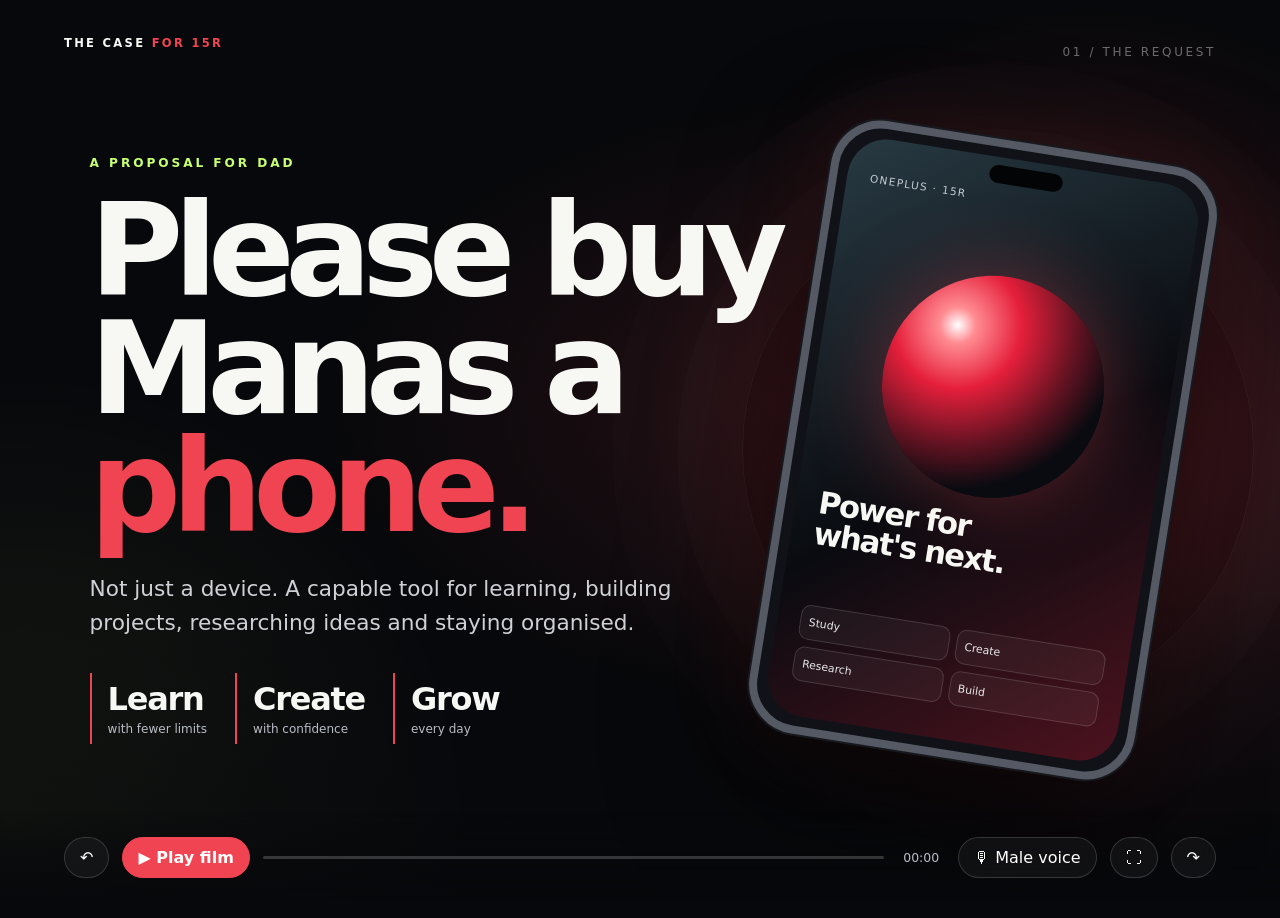
<file: please-buy-manas-a-phone/index.html>
<!doctype html>
<html lang="en">
<head>
<meta charset="utf-8">
<meta name="viewport" content="width=device-width,initial-scale=1">
<meta name="theme-color" content="#07080b">
<title>OnePlus 15R — A Case for Manas</title>
<style>
:root{--red:#f04452;--lime:#c7ff72;--white:#f7f7f4;--muted:#b9bdc6}
*{box-sizing:border-box}html,body{margin:0;width:100%;height:100%;overflow:hidden;background:#07080b;color:var(--white);font-family:Inter,ui-sans-serif,system-ui,-apple-system,Segoe UI,sans-serif}button{font:inherit;cursor:pointer}
#film{position:relative;width:100%;height:100%;isolation:isolate;background:radial-gradient(ellipse at 70% 45%,#291015 0,transparent 45%),#07080b}
.scene{position:absolute;inset:0;display:flex;align-items:center;padding:clamp(28px,7vw,100px);opacity:0;visibility:hidden;transform:scale(1.04);transition:opacity 1s ease,transform 7s linear,visibility 1s;overflow:hidden}
.scene.active{opacity:1;visibility:visible;transform:scale(1);z-index:2}
.scene:before{content:"";position:absolute;inset:-20%;z-index:-1;background:radial-gradient(circle at 75% 50%,rgba(240,68,82,.2),transparent 30%),radial-gradient(circle at 15% 80%,rgba(199,255,114,.09),transparent 25%);animation:drift 12s ease-in-out infinite alternate}
.scene:after{content:"";position:absolute;inset:0;pointer-events:none;background:linear-gradient(90deg,rgba(7,8,11,.15),transparent 60%),linear-gradient(0deg,rgba(7,8,11,.65),transparent 35%)}
.content{position:relative;z-index:3;max-width:750px;animation:rise 1s both}
.kicker{font-size:.76rem;letter-spacing:.24em;text-transform:uppercase;font-weight:800;color:var(--lime);margin-bottom:22px}
h1,h2{margin:0;letter-spacing:-.075em;line-height:.92;font-weight:850;text-wrap:balance}
h1{font-size:clamp(3.5rem,10vw,9.5rem)}h2{font-size:clamp(3rem,7.4vw,7rem)}
p{max-width:660px;font-size:clamp(1rem,1.8vw,1.35rem);line-height:1.6;color:#d0d1d6;margin:26px 0 0}
.red{color:var(--red)}.lime{color:var(--lime)}.white{color:white}
.scene-number{position:absolute;right:5vw;top:5vh;color:#ffffff65;letter-spacing:.22em;font-size:.75rem;z-index:3}
.visual{position:absolute;right:8%;top:50%;transform:translateY(-50%);width:min(31vw,390px);height:min(70vh,620px);z-index:2;pointer-events:none}
.device{position:absolute;inset:0;border-radius:50px;border:8px solid #555963;background:#101218;box-shadow:0 0 0 2px #17181e,0 45px 130px #000c,0 0 90px #f0445220;transform:rotate(9deg);padding:10px;animation:float 6s ease-in-out infinite}
.display{height:100%;border-radius:39px;overflow:hidden;position:relative;background:linear-gradient(145deg,#283a43,#090b10 53%,#4d121e);padding:35px 23px;display:flex;flex-direction:column;justify-content:space-between}
.display:before{content:"";position:absolute;top:8px;left:50%;transform:translateX(-50%);width:74px;height:18px;border-radius:20px;background:#030405}
.glowball{width:72%;aspect-ratio:1;border-radius:50%;margin:15px auto;background:radial-gradient(circle at 30% 25%,#fff 0,#ff8b91 8%,#e51f3b 28%,#661322 52%,#090b10 72%);box-shadow:0 0 80px #f0445260;animation:pulse 4s ease-in-out infinite}
.display small{color:#c6cbd3;letter-spacing:.13em;font-size:.66rem}
.display strong{font-size:clamp(1.3rem,2.4vw,2.1rem);letter-spacing:-.055em;line-height:1.02}
.tiles{display:grid;grid-template-columns:1fr 1fr;gap:7px}.tiles span{padding:10px 8px;border:1px solid #ffffff24;background:#ffffff0b;border-radius:10px;font-size:.68rem;color:#e8e9ec}
.orbit{position:absolute;width:40vw;height:40vw;right:2%;top:50%;transform:translateY(-50%);border:1px solid #ffffff10;border-radius:50%;box-shadow:0 0 0 65px #ffffff03,0 0 0 130px #ffffff02}
.metrics{display:flex;gap:12px;flex-wrap:wrap;margin-top:32px}.metric{border-left:2px solid var(--red);padding:7px 16px}.metric b{display:block;font-size:clamp(1.25rem,2.5vw,2rem);letter-spacing:-.04em}.metric span{font-size:.75rem;color:var(--muted)}
.bullet{display:flex;gap:15px;margin-top:22px;align-items:flex-start}.bullet i{font-style:normal;color:var(--lime);font-size:1.2rem}.bullet strong{display:block;font-size:1.04rem}.bullet span{display:block;color:#bfc2ca;line-height:1.5;margin-top:4px}
.price{font-size:clamp(3.4rem,8vw,7rem);letter-spacing:-.08em;font-weight:900;color:var(--lime);margin-top:20px}
.quote{font-size:clamp(1.6rem,3.5vw,3.1rem);line-height:1.22;letter-spacing:-.04em;color:white;font-weight:750;max-width:820px;margin-top:28px}
.brand{position:absolute;left:5vw;top:4vh;z-index:5;font-size:.72rem;font-weight:850;letter-spacing:.2em}.brand span{color:var(--red)}
.controls{position:absolute;z-index:10;left:0;right:0;bottom:0;padding:24px 5vw 22px;display:flex;align-items:center;gap:13px;background:linear-gradient(transparent,#07080bf2)}
.control{border:1px solid #ffffff28;color:white;background:#ffffff0b;border-radius:50px;padding:10px 15px;backdrop-filter:blur(12px)}.control.main{background:var(--red);border-color:var(--red);font-weight:800}.control:focus-visible{outline:2px solid var(--lime)}
.timeline{height:3px;flex:1;background:#ffffff30;overflow:hidden;border-radius:10px}.timeline span{display:block;width:0;height:100%;background:var(--red);box-shadow:0 0 15px var(--red)}
.time{font-size:.78rem;color:#b9bdc6;font-variant-numeric:tabular-nums;min-width:48px;text-align:center}.hint{font-size:.72rem;color:#7e838d}
.subtitle{position:absolute;z-index:8;left:50%;bottom:95px;transform:translateX(-50%);width:min(90%,900px);text-align:center;color:#fff;text-shadow:0 2px 12px #000;font-size:clamp(.9rem,1.6vw,1.2rem);opacity:0;transition:opacity .3s;pointer-events:none}.subtitle.show{opacity:1}
@keyframes rise{from{opacity:0;transform:translateY(25px)}to{opacity:1;transform:translateY(0)}}@keyframes drift{from{transform:translate(-2%,1%) scale(1)}to{transform:translate(2%,-2%) scale(1.08)}}@keyframes float{0%,100%{transform:rotate(9deg) translateY(0)}50%{transform:rotate(5deg) translateY(-15px)}}@keyframes pulse{0%,100%{transform:scale(.96);filter:hue-rotate(0)}50%{transform:scale(1.04);filter:hue-rotate(8deg)}}
@media(max-width:760px){.scene{align-items:flex-start;padding:17vh 7vw 130px}.content{max-width:100%}.visual{width:36vw;height:43vh;right:7%;top:70%;opacity:.65}.device{border-width:5px;border-radius:30px;padding:6px}.display{border-radius:24px;padding:26px 10px}.display:before{width:40px;height:12px}.display strong{font-size:1rem}.display small{font-size:.48rem}.tiles{gap:4px}.tiles span{font-size:.48rem;padding:7px 4px}.glowball{margin:10px auto}.scene:after{background:linear-gradient(90deg,#07080b 0,rgba(7,8,11,.7) 60%,transparent),linear-gradient(0deg,#07080b 0,transparent 70%)}.metrics{gap:7px}.metric{padding:5px 10px}.metric b{font-size:1.1rem}.metric span{font-size:.65rem}.controls{gap:7px;padding:16px 4vw}.control{padding:9px 11px}.hint{display:none}.subtitle{bottom:82px}.orbit{width:75vw;height:75vw;right:-25%}}
@media(prefers-reduced-motion:reduce){*,*:before,*:after{animation:none!important;transition:none!important}}
</style>
</head>
<body>
<div id="film" aria-label="Cinematic OnePlus 15R presentation">
<div class="brand">THE CASE <span>FOR 15R</span></div>
<div class="orbit"></div>
<section class="scene active" data-duration="8500" data-voice="Dad, let me show you why the OnePlus 15R is a seriously capable all-rounder: high-end speed, a huge battery, a brilliant screen, premium durability and enough memory and storage to feel ready for years.">
<div class="scene-number">01 / THE REQUEST</div><div class="content"><div class="kicker">A proposal for Dad</div><h1>Please buy<br>Manas a <span class="red">phone.</span></h1><p>Not just a device. A capable tool for learning, building projects, researching ideas and staying organised.</p><div class="metrics"><div class="metric"><b>Learn</b><span>with fewer limits</span></div><div class="metric"><b>Create</b><span>with confidence</span></div><div class="metric"><b>Grow</b><span>every day</span></div></div></div>
<div class="visual"><div class="device"><div class="display"><small>ONEPLUS · 15R</small><div><div class="glowball"></div><strong>Power for<br>what's next.</strong></div><div class="tiles"><span>Study</span><span>Create</span><span>Research</span><span>Build</span></div></div></div></div></section>
<section class="scene" data-duration="8500" data-voice="This is the performance story: Snapdragon 8 Gen 5, fast LPDDR5X Ultra memory and UFS 4.1 storage. The 16GB version gives more headroom than 12GB when many apps stay open, large projects are loaded, or workloads get heavier over time. It does not make every task 33 percent faster, but it gives the system more breathing room.">
<div class="scene-number">02 / PERFORMANCE</div><div class="content"><div class="kicker">Built for momentum</div><h2>A pocket-sized<br><span class="red">workbench.</span></h2><p>16GB RAM means 4GB more headroom than 12GB — useful when lots of apps, browser tabs, camera tasks and editing tools are open. It won’t make every app automatically faster, but it can reduce memory pressure as workloads grow.</p><div class="metrics"><div class="metric"><b>16GB RAM</b><span>more multitasking headroom</span></div><div class="metric"><b>512GB UFS 4.1</b><span>fast, roomy storage</span></div><div class="metric"><b>Snapdragon 8 Gen 5</b><span>high-end mobile platform</span></div></div></div>
<div class="visual"><div class="device"><div class="display"><small>FOCUS MODE</small><div><strong>One idea.<br>Many tabs.<br><span class="lime">One smooth flow.</span></strong><div class="glowball"></div></div><div class="tiles"><span>Docs</span><span>Browser</span><span>Notes</span><span>AI tools</span></div></div></div></div></section>
<section class="scene" data-duration="8500" data-voice="This is an everyday powerhouse, not a one-purpose phone: social apps, photography, editing clips, streaming, navigation, video calls, work, travel, creativity and multitasking. A great phone should fit my whole life, not just one activity.">
<div class="scene-number">03 / LEARNING</div><div class="content"><div class="kicker">For a curious mind</div><h2>Make room for<br><span class="red">big ideas.</span></h2><div class="bullet"><i>↗</i><div><strong>Learn anywhere</strong><span>Online classes, lecture recordings and educational videos.</span></div></div><div class="bullet"><i>⌕</i><div><strong>Research smarter</strong><span>Compare sources, save references and organise notes.</span></div></div><div class="bullet"><i>⌘</i><div><strong>Build useful skills</strong><span>Practise coding and manage projects with cloud tools.</span></div></div></div>
<div class="visual"><div class="device"><div class="display"><small>STUDY NOTES · 01</small><div><div class="glowball" style="background:radial-gradient(circle at 30% 25%,#fff,#c7ff72 13%,#267c5a 44%,#10141b 72%)"></div><strong>Small steps.<br>Real progress.</strong></div><div class="tiles"><span>PDFs</span><span>Classes</span><span>Notes</span><span>Projects</span></div></div></div></div></section>
<section class="scene" data-duration="8500" data-voice="The 6.83-inch AMOLED display reaches up to 165Hz in supported apps, and the 7,400mAh battery with 80W wired charging is a headline feature. That means smooth visuals, a big canvas for videos and photos, and a battery designed to go the distance. Real battery life depends on usage.">
<div class="scene-number">04 / DISPLAY + BATTERY</div><div class="content"><div class="kicker">Made to keep up</div><h2>Less charging.<br><span class="red">More doing.</span></h2><p>A large, vivid screen for reading and creating, paired with a high-capacity battery for long days.</p><div class="metrics"><div class="metric"><b>6.83-inch</b><span>AMOLED display</span></div><div class="metric"><b>7,400 mAh</b><span>advertised capacity</span></div><div class="metric"><b>Fast charge</b><span>check local bundle</span></div></div></div>
<div class="visual"><div class="device"><div class="display"><small>YOUR DAY, AT A GLANCE</small><div><div class="glowball" style="background:radial-gradient(circle at 30% 25%,#fff,#b5ff67 13%,#267c5a 44%,#10141b 72%)"></div><strong>Ready when<br>you are.</strong></div><div class="tiles"><span>Morning</span><span>Classes</span><span>Projects</span><span>Evening</span></div></div></div></div></section>
<section class="scene" data-duration="8500" data-voice="A modern phone should be ready for new apps and new ways of using them. The OnePlus 15R combines a high-end chipset, fast memory, quick storage and modern connectivity so everyday tasks, creative apps and AI-assisted features have capable hardware underneath them.">
<div class="scene-number">05 / HELPFUL AI</div><div class="content"><div class="kicker">Ask · explore · verify</div><h2>Big questions<br>start <span class="red">small.</span></h2><p>Use compatible AI tools to understand concepts, summarise material and plan projects — while checking facts and doing the learning myself.</p><div class="metrics"><div class="metric"><b>Explain</b><span>complex ideas</span></div><div class="metric"><b>Organise</b><span>notes and plans</span></div><div class="metric"><b>Verify</b><span>important facts</span></div></div></div>
<div class="visual"><div class="device"><div class="display" style="background:linear-gradient(160deg,#24163d,#08090d 70%)"><small>THINK · LEARN · IMPROVE</small><div><div class="glowball" style="background:radial-gradient(circle at 30% 25%,#fff,#a78bfa 13%,#5b35b7 44%,#10111b 72%)"></div><strong>Curiosity<br>in your pocket.</strong></div><div class="tiles"><span>Explain</span><span>Summarise</span><span>Plan</span><span>Verify</span></div></div></div></div></section>
<section class="scene" data-duration="9000" data-voice="Can a phone around ₹62,000 compete with phones costing ₹2–3 lakh at everything? No phone can honestly promise that: ultra-premium models may have better zoom cameras, luxury materials or specialist features. But the 15R brings serious performance, a 165Hz AMOLED display, a massive battery and 512GB storage for a fraction of that price. That is the value story: premium power without a luxury-phone bill.">
<div class="scene-number">06 / SMART VALUE</div><div class="content"><div class="kicker">A balanced decision</div><h2>Pay for what<br><span class="red">matters.</span></h2><p>The 15R is a near-flagship value play: a strong chip, fast UFS 4.1 storage, large battery and smooth display. The 50MP main camera includes optical image stabilisation, alongside an ultrawide camera. Ultra-premium phones can still win on zoom and camera versatility, but the 15R offers a compelling package at a far lower price.</p><div class="bullet"><i>✓</i><div><strong>Strong everyday performance</strong><span>For learning, multitasking and everyday tasks.</span></div></div><div class="bullet"><i>✓</i><div><strong>Large advertised battery</strong><span>Useful capacity, with real life depending on usage.</span></div></div><div class="bullet"><i>✓</i><div><strong>Know the trade-offs</strong><span>Compare camera features, warranty and final price first.</span></div></div></div>
<div class="visual"><div class="device"><div class="display"><small>THE SENSIBLE CHOICE</small><div><div class="glowball"></div><strong>Capability.<br>Value.<br><span class="lime">Balance.</span></strong></div><div class="tiles"><span>Performance</span><span>Battery</span><span>Value</span><span>Purpose</span></div></div></div></div></section>
<section class="scene" data-duration="9500" data-voice="For longevity, I would prioritise 16GB RAM and 512GB storage. The reported Indian price for 16GB plus 512GB is ₹61,999, versus ₹59,999 for 12GB plus 512GB — only ₹2,000 more at those listed prices. Verify today’s offer, but if the gap stays small, the extra RAM is a sensible upgrade.">
<div class="scene-number">07 / THE BUDGET</div><div class="content"><div class="kicker">Buy once, buy thoughtfully</div><h2>Memory now.<br><span class="lime">Room for later.</span></h2><div class="price">16GB + 512GB</div><p>More RAM helps keep more apps ready; 512GB gives space for photos, 4K videos, downloads, documents, offline media and future apps. Storage is not expandable on this model, so starting with 512GB is the safer long-term choice.</p><div class="metrics"><div class="metric"><b>₹61,999*</b><span>reported 16GB/512GB price</span></div><div class="metric"><b>₹2,000*</b><span>reported gap vs 12GB/512GB</span></div><div class="metric"><b>512GB</b><span>room for years of files</span></div></div><p style="font-size:.8rem;color:#858b95">*Verify current Indian pricing, warranty and exact specifications before purchase.</p></div>
<div class="visual"><div class="device"><div class="display"><small>THE AGREEMENT</small><div><div class="glowball" style="background:radial-gradient(circle at 30% 25%,#fff,#c7ff72 13%,#267c5a 44%,#10141b 72%)"></div><strong>Trust is part<br>of the deal.</strong></div><div class="tiles"><span>Care</span><span>Backups</span><span>Balance</span><span>Study first</span></div></div></div></div></section>
<section class="scene" data-duration="11000" data-voice="Dad, I am asking for a phone that feels genuinely premium without asking you to spend two or three lakh rupees. The 16GB and 512GB version gives me more memory headroom and plenty of storage for the long term. I will protect it, take care of it and use it responsibly. Thank you for considering it. Love, Manas.">
<div class="scene-number">08 / MY PROMISE</div><div class="content"><div class="kicker">Dad, here's my promise</div><h2>Give me the power.<br>I'll make it <span class="lime">count.</span></h2><div class="quote">“A powerful all-rounder, generous memory, huge storage and a battery built for long days — without paying luxury-phone prices.”</div><p>Let's compare the real prices, agree on responsible use and choose a budget that makes sense for our family.</p><div class="metrics"><div class="metric"><b>Thank you, Dad.</b><span>Love, Manas ♡</span></div></div></div>
<div class="visual"><div class="device"><div class="display"><small>ONEPLUS · 15R</small><div><div class="glowball"></div><strong>The next step<br>starts here.</strong></div><div class="tiles"><span>Learn</span><span>Create</span><span>Grow</span><span>Thank you</span></div></div></div></div></section>
<div class="subtitle" id="subtitle"></div>
<div class="controls"><button class="control" id="back" aria-label="Previous scene">↶</button><button class="control main" id="play">▶ Play film</button><div class="timeline"><span id="progress"></span></div><span class="time" id="clock">00:00</span><button class="control" id="voice">🎙 Male voice</button><button class="control" id="full">⛶</button><button class="control" id="next" aria-label="Next scene">↷</button></div>
</div>
<script>
const scenes=[...document.querySelectorAll('.scene')],progress=document.getElementById('progress'),playBtn=document.getElementById('play'),clock=document.getElementById('clock'),voiceBtn=document.getElementById('voice'),subtitle=document.getElementById('subtitle');
let index=0,playing=false,voiceOn=false,startedAt=0,elapsed=0,raf=0,timer=0,sceneStart=0;
const duration=s=>Number(scenes[s].dataset.duration||8500);
const total=scenes.reduce((a,s)=>a+Number(s.dataset.duration||8500),0);
function stopSpeech(){if('speechSynthesis'in window)window.speechSynthesis.cancel();subtitle.classList.remove('show')}
function narrate(){if(!voiceOn||!('speechSynthesis'in window))return;stopSpeech();const text=scenes[index].dataset.voice||'';subtitle.textContent=text;subtitle.classList.add('show');const u=new SpeechSynthesisUtterance(text);u.rate=.94;u.pitch=1;const voices=speechSynthesis.getVoices();const chosen=voices.find(x=>!/(female|woman|zira|susan|hazel|samantha|karen|moira|tessa|victoria|veena|heera|google.*female)/i.test(x.name+" "+x.voiceURI)&&/(^|[ _-])male($|[ _-])|david|mark|guy|ryan|daniel|aaron|ravi|prabhat|arjun/i.test(x.name+" "+x.voiceURI));if(chosen)u.voice=chosen;else{subtitle.textContent="Your device does not provide a clearly identifiable male voice. Turn voice off or choose a male voice in your device’s text-to-speech settings.";return;}speechSynthesis.speak(u)}
function setScene(n){stopSpeech();index=(n+scenes.length)%scenes.length;scenes.forEach((s,i)=>s.classList.toggle('active',i===index));elapsed=scenes.slice(0,index).reduce((a,s)=>a+Number(s.dataset.duration||8500),0);sceneStart=performance.now();update();if(playing&&voiceOn)narrate()}
function update(){const currentElapsed=elapsed+(playing?performance.now()-sceneStart:0);progress.style.width=Math.min(100,currentElapsed/total*100)+'%';const sec=Math.floor(currentElapsed/1000);clock.textContent=String(Math.floor(sec/60)).padStart(2,'0')+':'+String(sec%60).padStart(2,'0');if(playing){if(performance.now()-sceneStart>=duration(index)){if(index===scenes.length-1){pause();progress.style.width='100%';return}setScene(index+1)}else raf=requestAnimationFrame(update)}}
function play(){if(index===scenes.length-1){setScene(0)}playing=true;sceneStart=performance.now();playBtn.textContent='Ⅱ Pause';if(voiceOn)narrate();cancelAnimationFrame(raf);raf=requestAnimationFrame(update)}
function pause(){if(!playing)return;elapsed+=performance.now()-sceneStart;playing=false;cancelAnimationFrame(raf);stopSpeech();playBtn.textContent='▶ Continue';update()}
function toggle(){playing?pause():play()}
document.getElementById('back').addEventListener('click',()=>{const was=playing;if(was)pause();setScene(Math.max(0,index-1));if(was)play()});
document.getElementById('next').addEventListener('click',()=>{const was=playing;if(was)pause();if(index===scenes.length-1)setScene(0);else setScene(index+1);if(was)play()});
playBtn.addEventListener('click',toggle);
voiceBtn.addEventListener('click',()=>{voiceOn=!voiceOn;voiceBtn.textContent=voiceOn?'🎙 Male voice on':'🔇 Voice off';if(voiceOn){if(playing)narrate();else{const old=playing;playing=true;narrate();playing=old}}else stopSpeech()});
document.getElementById('full').addEventListener('click',()=>{if(!document.fullscreenElement)document.documentElement.requestFullscreen?.();else document.exitFullscreen?.()});
document.addEventListener('keydown',e=>{if(e.key==='ArrowRight')document.getElementById('next').click();if(e.key==='ArrowLeft')document.getElementById('back').click();if(e.key===' '){e.preventDefault();toggle()}if(e.key.toLowerCase()==='f')document.getElementById('full').click()});
setScene(0);
</script>
</body>
</html>
</file>
<file: ultron-enhancements.css>
/* ULTRON premium product layer */
:root{--bg:#0b0f19;--card:#111827;--card2:#172033;--text:#f4f8ff;--muted:#a4b1c7;--border:#283449;--primary:#38bdf8;--primary2:#6366f1;--soft:#102d42;--shadow:0 16px 45px rgba(0,0,0,.20)}
html,body{background:var(--bg);color:var(--text)}
body{background:radial-gradient(circle at 12% 0%,rgba(56,189,248,.10),transparent 28%),radial-gradient(circle at 95% 15%,rgba(99,102,241,.10),transparent 25%),var(--bg)}
.header{background:rgba(11,15,25,.88);border-color:var(--border)}
.card,.action,.hero,.login-layout{border-color:var(--border)}
.primary-btn{background:linear-gradient(135deg,#38bdf8,#6366f1);color:#07111f;box-shadow:0 8px 24px rgba(56,189,248,.15)}
.secondary-btn,.icon-btn{background:var(--card2);border-color:var(--border)}
.nav button.active,.nav button:hover{background:#16243a;color:#e7f7ff}
.logo-big,.small-logo,.avatar{background:linear-gradient(135deg,#38bdf8,#6366f1);color:#07111f}
.login-showcase{background:linear-gradient(145deg,#0e2337,#111827)}
.input,.select,.textarea{background:#0d1524;color:var(--text);border-color:#2a3b55}
.card{box-shadow:0 12px 32px rgba(0,0,0,.12)}
.gradient{background:linear-gradient(90deg,#38bdf8,#818cf8);background-clip:text;-webkit-background-clip:text;color:transparent}
#ultronBottomNav{display:none}
.feature-hero{padding:clamp(22px,4vw,36px);border-radius:26px;background:linear-gradient(135deg,rgba(56,189,248,.12),rgba(99,102,241,.08)),var(--card);border:1px solid var(--border);margin-bottom:18px}
.feature-hero h2{font-size:clamp(26px,4vw,38px);letter-spacing:-1.3px;margin:7px 0}
.feature-grid{display:grid;grid-template-columns:repeat(3,minmax(0,1fr));gap:14px}
.feature-card{border:1px solid var(--border);border-radius:20px;background:var(--card);padding:20px;min-width:0}
.feature-card h3{margin-bottom:7px}
.feature-muted{color:var(--muted);font-size:13px;line-height:1.55}
.plan-card{position:relative;display:flex;flex-direction:column;gap:12px}
.plan-card.featured{border-color:#38bdf8;box-shadow:0 0 0 1px rgba(56,189,248,.16),0 15px 45px rgba(56,189,248,.07)}
.plan-price{font-size:34px;font-weight:950;letter-spacing:-1.2px}
.plan-price small{font-size:13px;font-weight:600;color:var(--muted);letter-spacing:0}
.feature-list{display:grid;gap:9px;margin:5px 0 10px;color:var(--muted);font-size:13px}
.feature-list span:before{content:"✓";color:#22c55e;font-weight:900;margin-right:8px}
.status-pill{display:inline-flex;align-items:center;gap:6px;border:1px solid var(--border);background:var(--card2);border-radius:999px;padding:6px 10px;font-size:11px;font-weight:800;color:var(--muted)}
.status-pill.good{color:#86efac;border-color:#14532d;background:#10271f}
.usage-track{height:7px;border-radius:99px;background:var(--border);overflow:hidden;margin:7px 0 12px}
.usage-track span{height:100%;display:block;background:linear-gradient(90deg,#38bdf8,#6366f1);border-radius:99px}
.image-prompt-row{display:grid;grid-template-columns:1fr auto;gap:10px}
.image-result{display:none;margin-top:18px;border:1px solid var(--border);border-radius:18px;padding:10px;background:#080d16}
.image-result img{display:block;width:100%;max-height:680px;object-fit:contain;border-radius:12px}
.admin-table-wrap{overflow:auto;border:1px solid var(--border);border-radius:15px}
.admin-table{width:100%;border-collapse:collapse;min-width:540px;font-size:13px}
.admin-table th,.admin-table td{text-align:left;padding:12px;border-bottom:1px solid var(--border);vertical-align:top}
.admin-table th{color:var(--muted);font-size:11px;text-transform:uppercase;letter-spacing:.07em;background:var(--card2)}
.admin-table tr:last-child td{border-bottom:0}
.feature-notice{padding:12px 14px;border-radius:13px;border:1px solid #334155;background:#101a2b;color:var(--muted);font-size:12px;line-height:1.55}
.feature-notice.warn{border-color:#854d0e;background:#241b0a;color:#fde68a}
.provider-tag{display:inline-flex;margin-top:10px;padding:5px 8px;border-radius:999px;background:#102d42;color:#7dd3fc;font-size:11px;font-weight:850}
.feature-input{width:100%;border:1px solid var(--border);border-radius:13px;padding:13px;background:#0d1524;color:var(--text);outline:none}
.feature-input:focus{border-color:var(--primary);box-shadow:0 0 0 3px rgba(56,189,248,.12)}
.more-menu{position:fixed;bottom:78px;left:12px;right:12px;z-index:300;display:none;padding:10px;border:1px solid var(--border);border-radius:18px;background:#101827;box-shadow:0 18px 55px rgba(0,0,0,.5)}
.more-menu.open{display:grid;grid-template-columns:repeat(2,minmax(0,1fr));gap:8px}
.more-menu button{padding:13px;border:1px solid var(--border);border-radius:12px;background:var(--card2);color:var(--text);text-align:left;font-weight:750}
#page-images,#page-plans,#page-admin{padding-bottom:22px}
#aiOutput{white-space:pre-wrap}
@media(max-width:900px){.feature-grid{grid-template-columns:repeat(2,minmax(0,1fr))}.nav{display:none!important}#ultronBottomNav{position:fixed;left:10px;right:10px;bottom:calc(8px + env(safe-area-inset-bottom));z-index:200;display:grid;grid-template-columns:repeat(5,minmax(0,1fr));gap:3px;padding:7px;border:1px solid #2a3b55;border-radius:20px;background:rgba(12,19,32,.94);backdrop-filter:blur(20px);box-shadow:0 10px 35px rgba(0,0,0,.4)}#ultronBottomNav button{min-width:0;border:0;border-radius:12px;padding:8px 2px;background:transparent;color:#91a4be;font-size:10px;font-weight:800;display:flex;align-items:center;justify-content:center;flex-direction:column;gap:4px}#ultronBottomNav button span{font-size:17px;line-height:1}#ultronBottomNav button.active{color:#7dd3fc;background:#102d42}main{padding-bottom:115px}}
@media(max-width:600px){.feature-grid{grid-template-columns:1fr}.image-prompt-row{grid-template-columns:1fr}.feature-card{padding:17px}.feature-hero{border-radius:20px}.more-menu{bottom:calc(76px + env(safe-area-inset-bottom))}}

:root[data-theme="dark"]{--bg:#0b0f19;--card:#111827;--card2:#172033;--text:#f4f8ff;--muted:#a4b1c7;--border:#283449;--primary:#38bdf8;--primary2:#6366f1;--soft:#102d42;--shadow:0 16px 45px rgba(0,0,0,.20)}
:root[data-theme="light"]{--bg:#f5f7fb;--card:#ffffff;--card2:#f8fafc;--text:#151827;--muted:#667085;--border:#e4e7ef;--primary:#0284c7;--primary2:#6366f1;--soft:#e0f2fe;--shadow:0 16px 45px rgba(20,35,70,.08)}
:root[data-theme="light"] .header{background:rgba(245,247,251,.90)}
:root[data-theme="light"] .input,:root[data-theme="light"] .select,:root[data-theme="light"] .textarea,:root[data-theme="light"] .feature-input{background:#fff;color:#151827;border-color:#d8e0eb}
:root[data-theme="light"] .login-showcase{background:linear-gradient(145deg,#eaf6ff,#fff)}
:root[data-theme="light"] .feature-notice{background:#f8fafc;border-color:#dbe4ef;color:#536176}
:root[data-theme="light"] .feature-notice.warn{background:#fffbeb;border-color:#f59e0b;color:#92400e}
</file>
